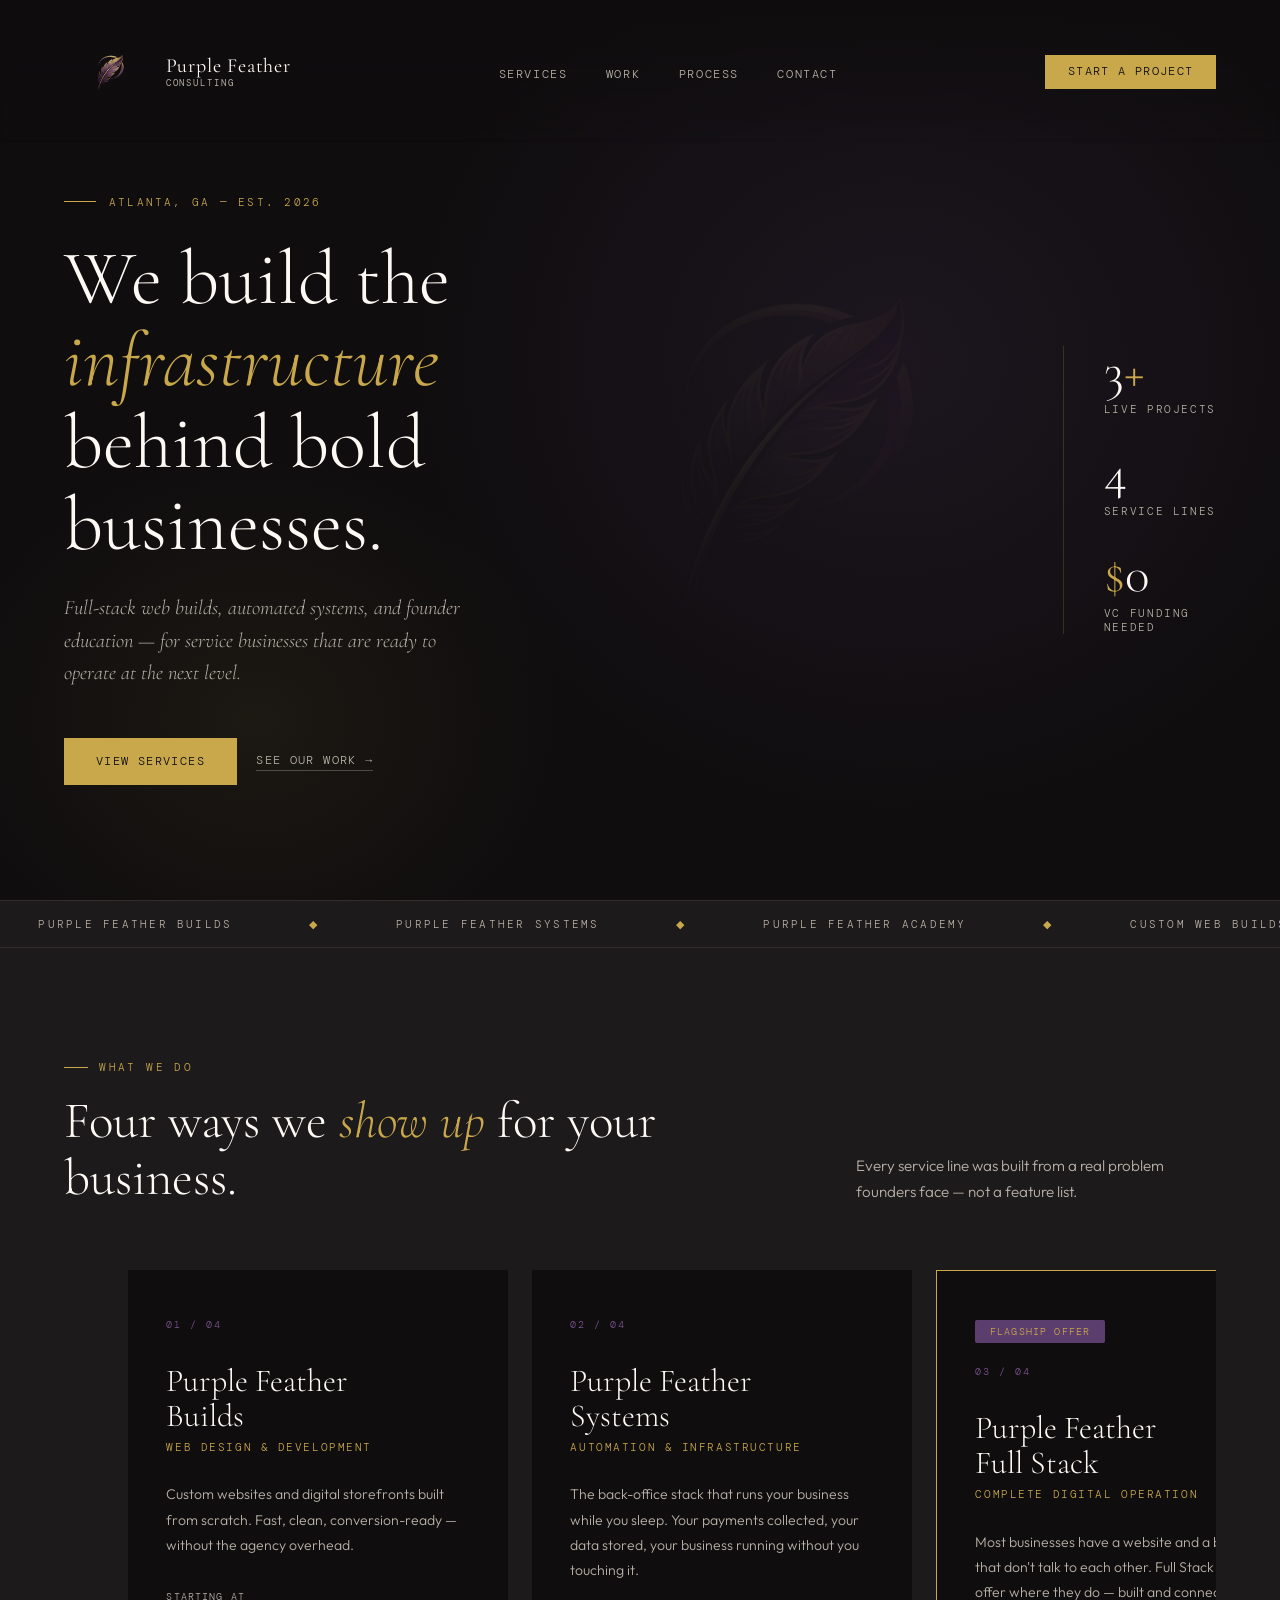
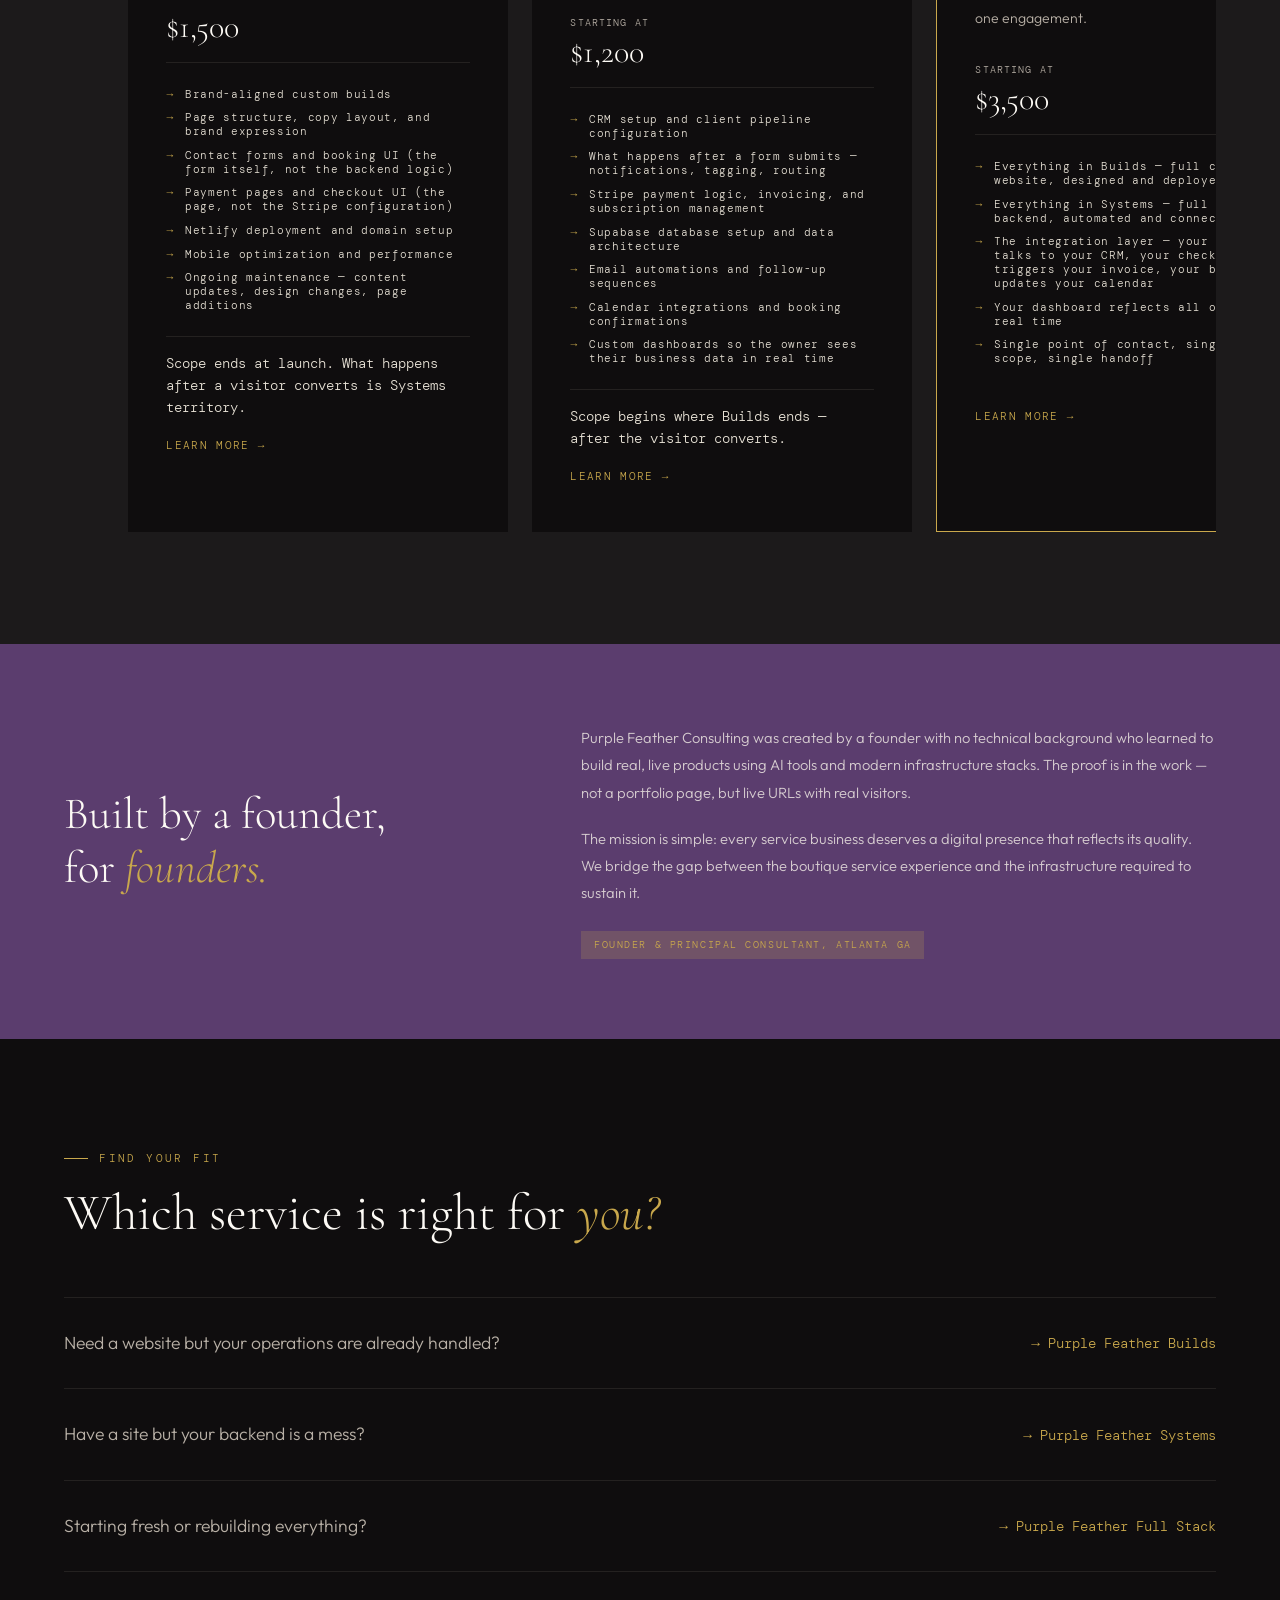
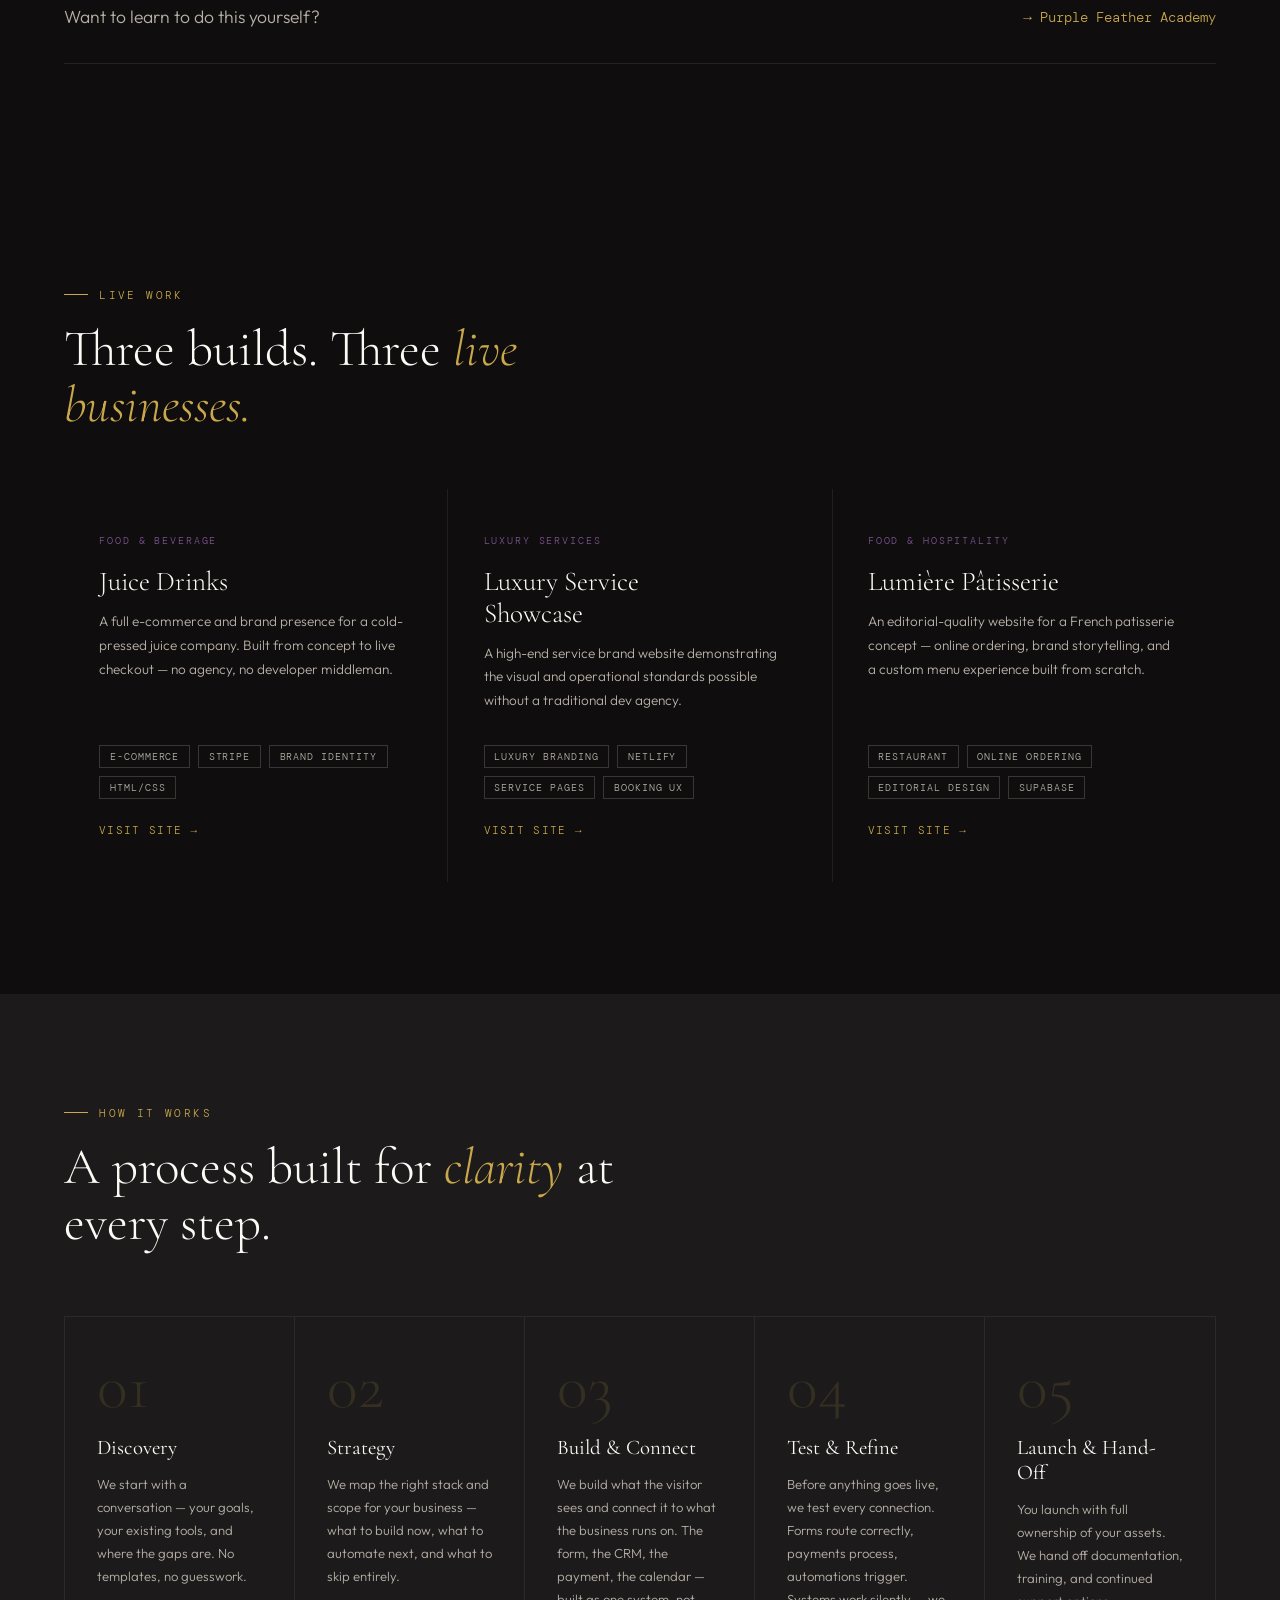
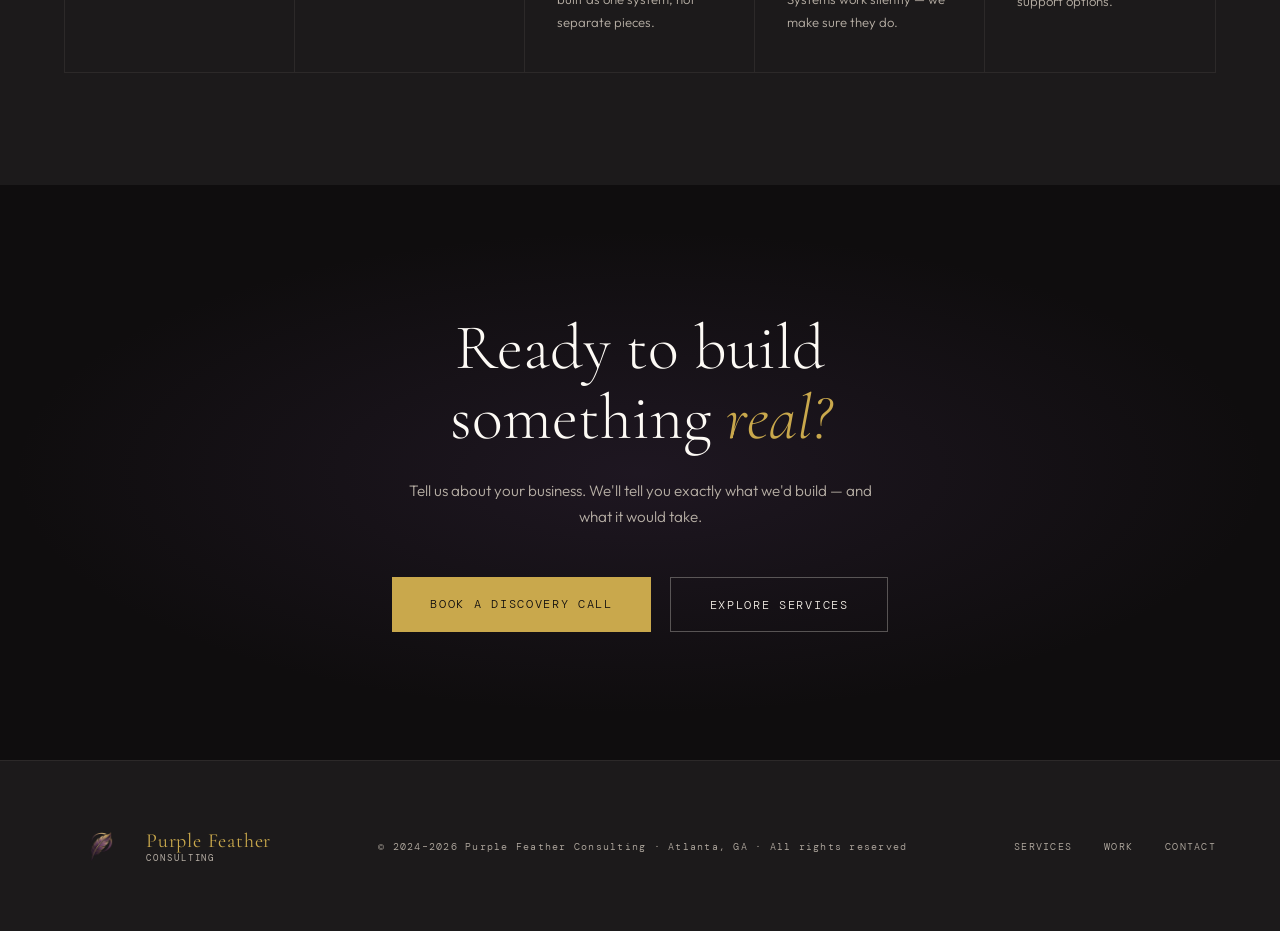
<file: index.html>
<!DOCTYPE html>
<html lang="en">

<head>
  <meta charset="UTF-8" />
  <meta name="viewport" content="width=device-width, initial-scale=1.0" />
  <title>Purple Feather Consulting — We build the infrastructure behind bold businesses</title>
  <meta name="description"
    content="Full-stack web builds, automated systems, and founder education for service businesses ready to operate at the next level. Atlanta-based consulting." />
  <link
    href="https://fonts.googleapis.com/css2?family=Cormorant+Garamond:ital,wght@0,300;0,400;0,600;1,300;1,400&family=DM+Mono:wght@300;400;500&family=Outfit:wght@300;400;500;600&display=swap"
    rel="stylesheet" />
  <link rel="stylesheet" href="styles.css" />
</head>

<body>

  <!-- NAV -->
  <nav>
    <a class="nav-logo" href="#">
      <img src="feather-icon.png" alt="" />
      <span class="logo-text">Purple Feather<small>Consulting</small></span>
    </a>
    <ul class="nav-links">
      <li><a href="#services">Services</a></li>
      <li><a href="#work">Work</a></li>
      <li><a href="#process">Process</a></li>
      <li><a href="#contact">Contact</a></li>
    </ul>
    <a href="#contact" class="nav-cta">Start a Project</a>
    <button class="hamburger" aria-label="Toggle menu">
      <span></span>
      <span></span>
      <span></span>
    </button>
  </nav>

  <!-- MOBILE NAV -->
  <div class="mobile-nav">
    <a href="#services">Services</a>
    <a href="#work">Work</a>
    <a href="#process">Process</a>
    <a href="#contact">Contact</a>
    <a href="#contact" class="mobile-nav-cta">Start a Project</a>
  </div>

  <!-- HERO -->
  <section class="hero">
    <img class="hero-feather-bg" src="feather-icon.png" alt="" aria-hidden="true" />
    <div class="hero-left">
      <p class="hero-eyebrow fade-up">Atlanta, GA — Est. 2026</p>
      <h1 class="hero-headline fade-up delay-1">
        We build the<br><em>infrastructure</em><br>behind bold<br>businesses.
      </h1>
      <p class="hero-tagline fade-up delay-2">
        Full-stack web builds, automated systems, and founder education — for service businesses that are ready to
        operate at the next level.
      </p>
      <div class="hero-actions fade-up delay-3">
        <a href="#services" class="btn-primary">View Services</a>
        <a href="#work" class="btn-ghost">See Our Work →</a>
      </div>
    </div>
    <div class="hero-right fade-up delay-4">
      <div class="hero-stat-block">
        <div class="stat-item">
          <div class="stat-num">3<span>+</span></div>
          <div class="stat-label">Live Projects</div>
        </div>
        <div class="stat-item">
          <div class="stat-num">4</div>
          <div class="stat-label">Service Lines</div>
        </div>
        <div class="stat-item">
          <div class="stat-num"><span>$</span>0</div>
          <div class="stat-label">VC Funding<br>needed</div>
        </div>
      </div>
    </div>
  </section>

  <!-- MARQUEE -->
  <div class="marquee-wrap" aria-hidden="true">
    <div class="marquee-track">
      <span>Purple Feather Builds</span><span class="dot">◆</span>
      <span>Purple Feather Systems</span><span class="dot">◆</span>
      <span>Purple Feather Academy</span><span class="dot">◆</span>
      <span>Custom Web Builds</span><span class="dot">◆</span>
      <span>Automation &amp; Integrations</span><span class="dot">◆</span>
      <span>Founder Education</span><span class="dot">◆</span>
      <span>Atlanta-Based. Remote-Ready.</span><span class="dot">◆</span>
      <span>Purple Feather Builds</span><span class="dot">◆</span>
      <span>Purple Feather Systems</span><span class="dot">◆</span>
      <span>Purple Feather Academy</span><span class="dot">◆</span>
      <span>Custom Web Builds</span><span class="dot">◆</span>
      <span>Automation &amp; Integrations</span><span class="dot">◆</span>
      <span>Founder Education</span><span class="dot">◆</span>
      <span>Atlanta-Based. Remote-Ready.</span><span class="dot">◆</span>
    </div>
  </div>

  <!-- SERVICES -->
  <section class="services" id="services">
    <div class="services-header reveal">
      <div>
        <p class="section-label">What We Do</p>
        <h2 class="section-title">Four ways we <em>show up</em> for your business.</h2>
      </div>
      <p class="services-intro">Every service line was built from a real problem founders face — not a feature list.</p>
    </div>
    <div class="services-grid">
      <div class="service-card reveal reveal-delay-1">
        <p class="service-number">01 / 04</p>
        <h3 class="service-name">Purple Feather<br>Builds</h3>
        <p class="service-sub">Web Design &amp; Development</p>
        <p class="service-desc">Custom websites and digital storefronts built from scratch. Fast, clean,
          conversion-ready — without the agency overhead.</p>
        <div class="service-pricing">
          <p class="service-price-label">Starting at</p>
          <p class="service-price-value">$1,500</p>
        </div>
        <ul class="service-items">
          <li>Brand-aligned custom builds</li>
          <li>Page structure, copy layout, and brand expression</li>
          <li>Contact forms and booking UI (the form itself, not the backend logic)</li>
          <li>Payment pages and checkout UI (the page, not the Stripe configuration)</li>
          <li>Netlify deployment and domain setup</li>
          <li>Mobile optimization and performance</li>
          <li>Ongoing maintenance — content updates, design changes, page additions</li>
        </ul>
        <p class="service-footer-note">Scope ends at launch. What happens after a visitor converts is Systems territory.
        </p>
        <a href="builds.html" class="service-learn-more">Learn More &rarr;</a>
      </div>
      <div class="service-card reveal reveal-delay-2">
        <p class="service-number">02 / 04</p>
        <h3 class="service-name">Purple Feather<br>Systems</h3>
        <p class="service-sub">Automation &amp; Infrastructure</p>
        <p class="service-desc">The back-office stack that runs your business while you sleep. Your payments collected,
          your data stored, your business running without you touching it.</p>
        <div class="service-pricing">
          <p class="service-price-label">Starting at</p>
          <p class="service-price-value">$1,200</p>
        </div>
        <ul class="service-items">
          <li>CRM setup and client pipeline configuration</li>
          <li>What happens after a form submits — notifications, tagging, routing</li>
          <li>Stripe payment logic, invoicing, and subscription management</li>
          <li>Supabase database setup and data architecture</li>
          <li>Email automations and follow-up sequences</li>
          <li>Calendar integrations and booking confirmations</li>
          <li>Custom dashboards so the owner sees their business data in real time</li>
        </ul>
        <p class="service-footer-note">Scope begins where Builds ends — after the visitor converts.</p>
        <a href="systems.html" class="service-learn-more">Learn More &rarr;</a>
      </div>
      <div class="service-card flagship-card reveal reveal-delay-3">
        <span class="flagship-badge">Flagship Offer</span>
        <p class="service-number">03 / 04</p>
        <h3 class="service-name">Purple Feather<br>Full Stack</h3>
        <p class="service-sub">Complete Digital Operation</p>
        <p class="service-desc">Most businesses have a website and a backend that don't talk to each other. Full Stack
          is the offer where they do — built and connected in one engagement.</p>
        <div class="service-pricing">
          <p class="service-price-label">Starting at</p>
          <p class="service-price-value">$3,500</p>
        </div>
        <ul class="service-items">
          <li>Everything in Builds — full custom website, designed and deployed</li>
          <li>Everything in Systems — full backend, automated and connected</li>
          <li>The integration layer — your form talks to your CRM, your checkout triggers your invoice, your booking
            updates your calendar</li>
          <li>Your dashboard reflects all of it in real time</li>
          <li>Single point of contact, single scope, single handoff</li>
        </ul>
        <a href="fullstack.html" class="service-learn-more" style="margin-top: 2.7rem;">Learn More &rarr;</a>
      </div>
      <div class="service-card reveal reveal-delay-1">
        <p class="service-number">04 / 04</p>
        <h3 class="service-name">Purple Feather<br>Academy</h3>
        <p class="service-sub">Founder Education &amp; Coaching</p>
        <span class="coming-soon-badge">🚧 Launching Soon</span>
        <p class="service-desc">Teaching founders to use AI and no-code tools to build and maintain their own digital
          infrastructure — without depending on developers.</p>
        <div class="service-pricing">
          <p class="service-price-label">Starting at</p>
          <p class="service-price-value">$197 / session</p>
        </div>
        <ul class="service-items">
          <li>1:1 build-with-me sessions</li>
          <li>AI toolkit for non-technical founders</li>
          <li>Website ownership training</li>
          <li>Templates and resource library</li>
          <li>Community access</li>
        </ul>
      </div>
    </div>
  </section>

  <!-- ABOUT STRIP -->
  <div class="about-strip">
    <div class="reveal">
      <h2 class="about-heading">Built by a founder,<br>for <em>founders.</em></h2>
    </div>
    <div class="about-body reveal reveal-delay-1">
      <p>Purple Feather Consulting was created by a founder with no technical background who learned to build real, live
        products using AI tools and modern infrastructure stacks. The proof is in the work — not a portfolio page, but
        live URLs with real visitors.</p>
      <p>The mission is simple: every service business deserves a digital presence that reflects its quality. We bridge
        the gap between the boutique service experience and the infrastructure required to sustain it.</p>
      <span class="about-tag">Founder &amp; Principal Consultant, Atlanta GA</span>
    </div>
  </div>

  <!-- FIND YOUR FIT -->
  <section class="fit-section" id="fit">
    <div class="reveal">
      <p class="section-label">Find Your Fit</p>
      <h2 class="section-title">Which service is right for <em>you?</em></h2>
    </div>
    <div class="fit-grid reveal reveal-delay-1">
      <div class="fit-row">
        <p class="fit-q">Need a website but your operations are already handled?</p>
        <span class="fit-a">→ Purple Feather Builds</span>
      </div>
      <div class="fit-row">
        <p class="fit-q">Have a site but your backend is a mess?</p>
        <span class="fit-a">→ Purple Feather Systems</span>
      </div>
      <div class="fit-row">
        <p class="fit-q">Starting fresh or rebuilding everything?</p>
        <span class="fit-a">→ Purple Feather Full Stack</span>
      </div>
      <div class="fit-row">
        <p class="fit-q">Want to learn to do this yourself?</p>
        <span class="fit-a">→ Purple Feather Academy</span>
      </div>
    </div>
  </section>

  <!-- CASE STUDIES -->
  <section class="case-studies" id="work">
    <div class="case-studies-header reveal">
      <p class="section-label">Live Work</p>
      <h2 class="section-title">Three builds. Three <em>live businesses.</em></h2>
    </div>
    <div class="case-grid">
      <a class="case-card reveal reveal-delay-1" href="https://juicedrinks.biz" target="_blank" rel="noopener">
        <p class="case-industry">Food &amp; Beverage</p>
        <h3 class="case-title">Juice Drinks</h3>
        <p class="case-desc">A full e-commerce and brand presence for a cold-pressed juice company. Built from concept
          to live checkout — no agency, no developer middleman.</p>
        <div class="case-tags">
          <span class="tag">E-Commerce</span>
          <span class="tag">Stripe</span>
          <span class="tag">Brand Identity</span>
          <span class="tag">HTML/CSS</span>
        </div>
        <span class="case-link">Visit Site →</span>
      </a>
      <a class="case-card reveal reveal-delay-2" href="https://luxury-service-website.netlify.app" target="_blank"
        rel="noopener">
        <p class="case-industry">Luxury Services</p>
        <h3 class="case-title">Luxury Service<br>Showcase</h3>
        <p class="case-desc">A high-end service brand website demonstrating the visual and operational standards
          possible without a traditional dev agency.</p>
        <div class="case-tags">
          <span class="tag">Luxury Branding</span>
          <span class="tag">Netlify</span>
          <span class="tag">Service Pages</span>
          <span class="tag">Booking UX</span>
        </div>
        <span class="case-link">Visit Site →</span>
      </a>
      <a class="case-card reveal reveal-delay-3" href="https://sprightly-cobbler-c13e40.netlify.app" target="_blank"
        rel="noopener">
        <p class="case-industry">Food &amp; Hospitality</p>
        <h3 class="case-title">Lumière Pâtisserie</h3>
        <p class="case-desc">An editorial-quality website for a French patisserie concept — online ordering, brand
          storytelling, and a custom menu experience built from scratch.</p>
        <div class="case-tags">
          <span class="tag">Restaurant</span>
          <span class="tag">Online Ordering</span>
          <span class="tag">Editorial Design</span>
          <span class="tag">Supabase</span>
        </div>
        <span class="case-link">Visit Site →</span>
      </a>
    </div>
  </section>

  <!-- PROCESS -->
  <section class="process" id="process">
    <div class="reveal">
      <p class="section-label">How It Works</p>
      <h2 class="section-title">A process built for <em>clarity</em> at every step.</h2>
    </div>
    <div class="process-grid">
      <div class="process-step reveal reveal-delay-1">
        <div class="step-num">01</div>
        <h3 class="step-title">Discovery</h3>
        <p class="step-desc">We start with a conversation — your goals, your existing tools, and where the gaps are. No
          templates, no guesswork.</p>
      </div>
      <div class="process-step reveal reveal-delay-2">
        <div class="step-num">02</div>
        <h3 class="step-title">Strategy</h3>
        <p class="step-desc">We map the right stack and scope for your business — what to build now, what to automate
          next, and what to skip entirely.</p>
      </div>
      <div class="process-step reveal reveal-delay-1">
        <div class="step-num">03</div>
        <h3 class="step-title">Build &amp; Connect</h3>
        <p class="step-desc">We build what the visitor sees and connect it to what the business runs on. The form, the
          CRM, the payment, the calendar — built as one system, not separate pieces.</p>
      </div>
      <div class="process-step reveal reveal-delay-2">
        <div class="step-num">04</div>
        <h3 class="step-title">Test &amp; Refine</h3>
        <p class="step-desc">Before anything goes live, we test every connection. Forms route correctly, payments
          process, automations trigger. Systems work silently — we make sure they do.</p>
      </div>
      <div class="process-step reveal reveal-delay-3">
        <div class="step-num">05</div>
        <h3 class="step-title">Launch &amp; Hand-Off</h3>
        <p class="step-desc">You launch with full ownership of your assets. We hand off documentation, training, and
          continued support options.</p>
      </div>
    </div>
  </section>

  <!-- CTA -->
  <section class="cta-section" id="contact">
    <div class="cta-float cta-float-1"></div>
    <div class="cta-float cta-float-2"></div>
    <div class="cta-float cta-float-3"></div>
    <h2 class="cta-title reveal">Ready to build<br>something <em>real?</em></h2>
    <p class="cta-sub reveal reveal-delay-1">Tell us about your business. We'll tell you exactly what we'd build — and
      what it would take.</p>
    <div class="cta-actions reveal reveal-delay-2">
      <a href="mailto:hello@purplefeatherconsulting.com" class="btn-large">Book a Discovery Call</a>
      <a href="#services" class="btn-large-ghost">Explore Services</a>
    </div>
  </section>

  <!-- FOOTER -->
  <footer>
    <div class="footer-brand">
      <img src="feather-icon.png" alt="" />
      <span class="logo-text">Purple Feather<small>Consulting</small></span>
    </div>
    <div class="footer-copy">© 2024–2026 Purple Feather Consulting · Atlanta, GA · All rights reserved</div>
    <div class="footer-links">
      <a href="#services">Services</a>
      <a href="#work">Work</a>
      <a href="#contact">Contact</a>
    </div>
  </footer>

  <script src="script.js"></script>

</body>

</html>
</file>
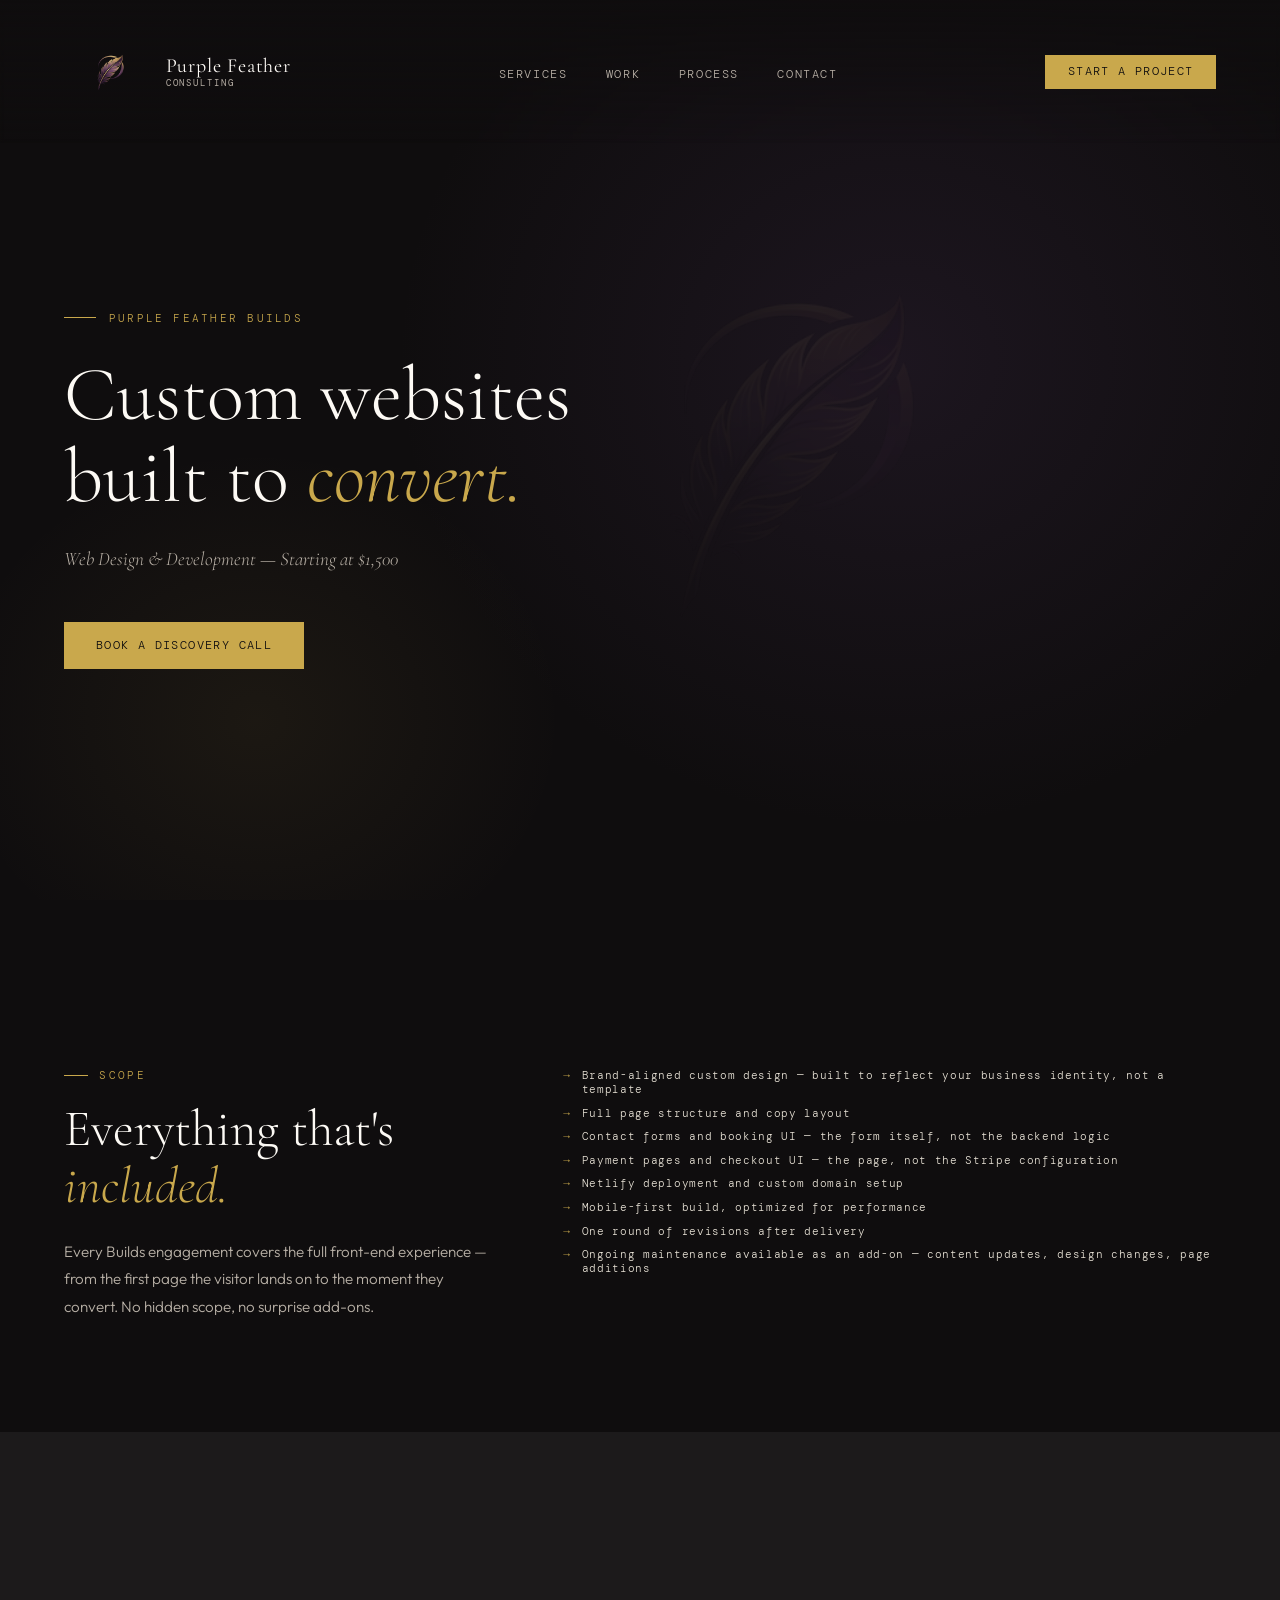
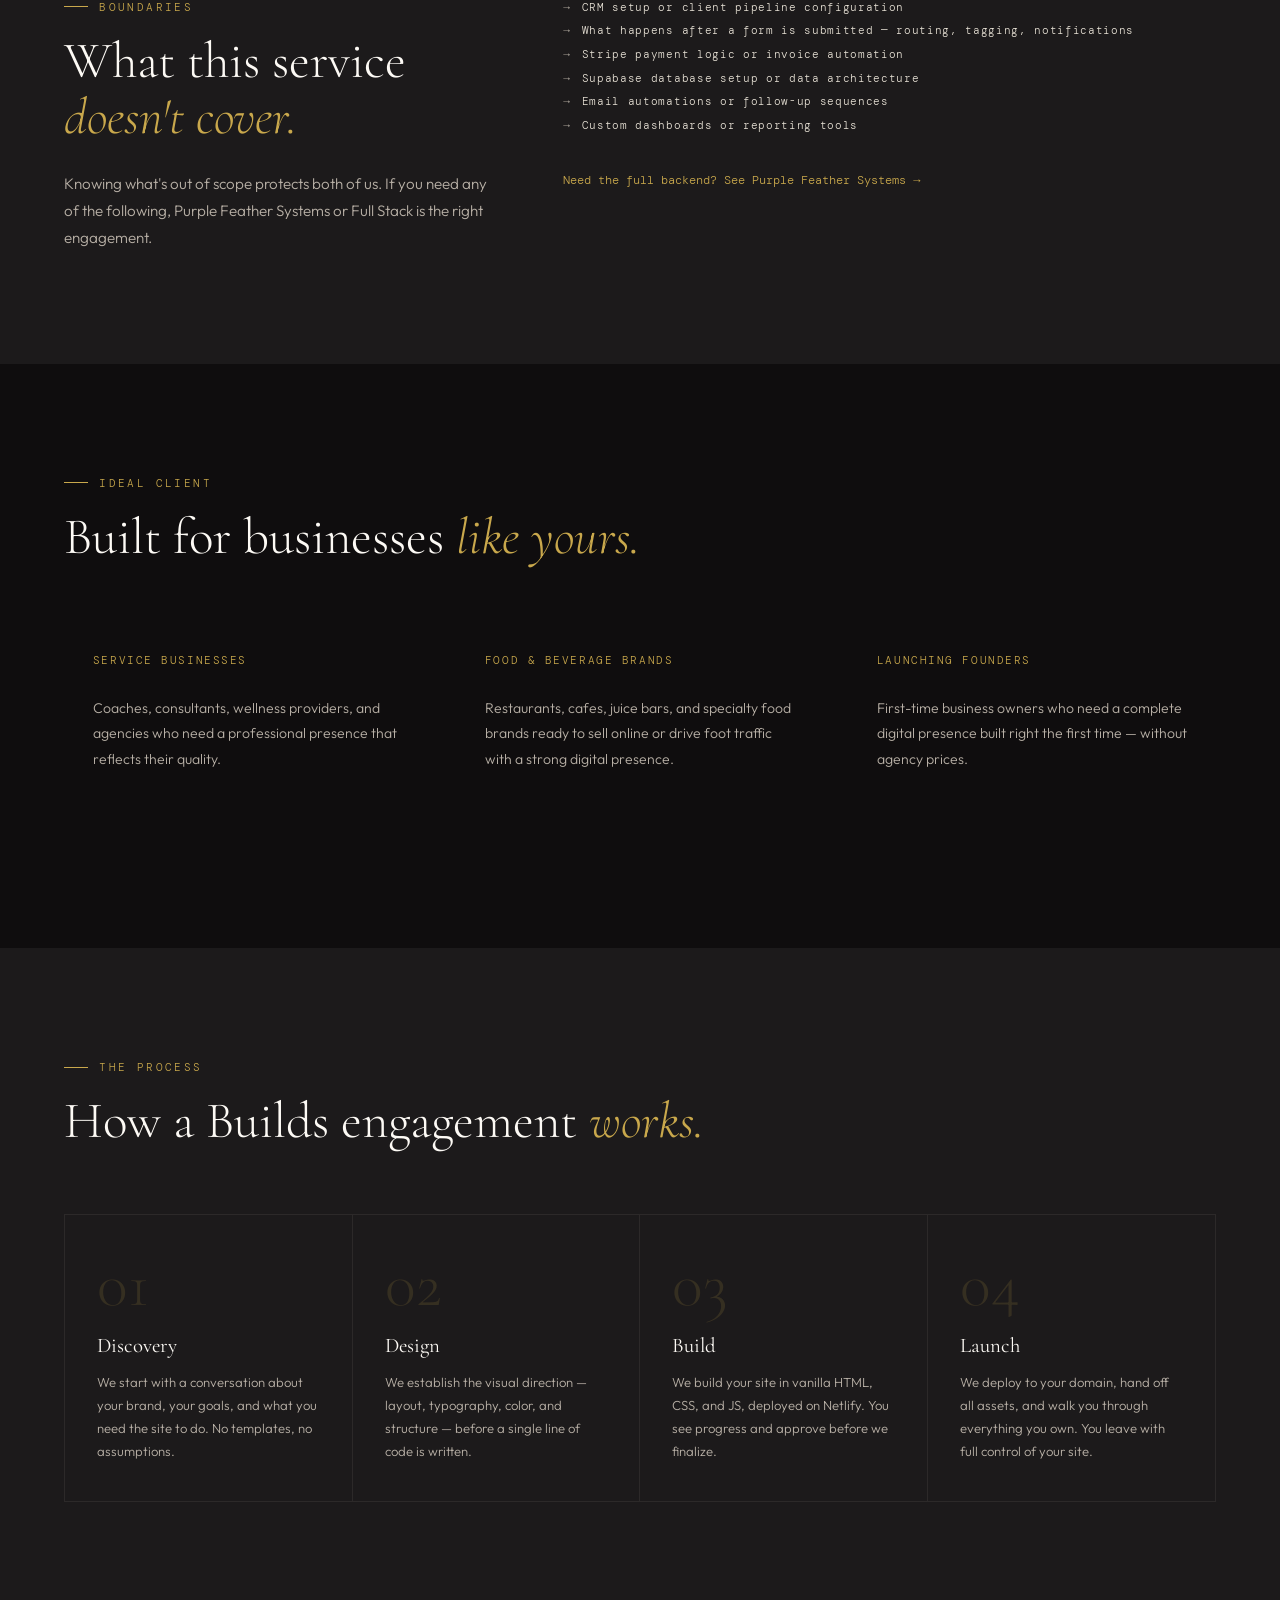
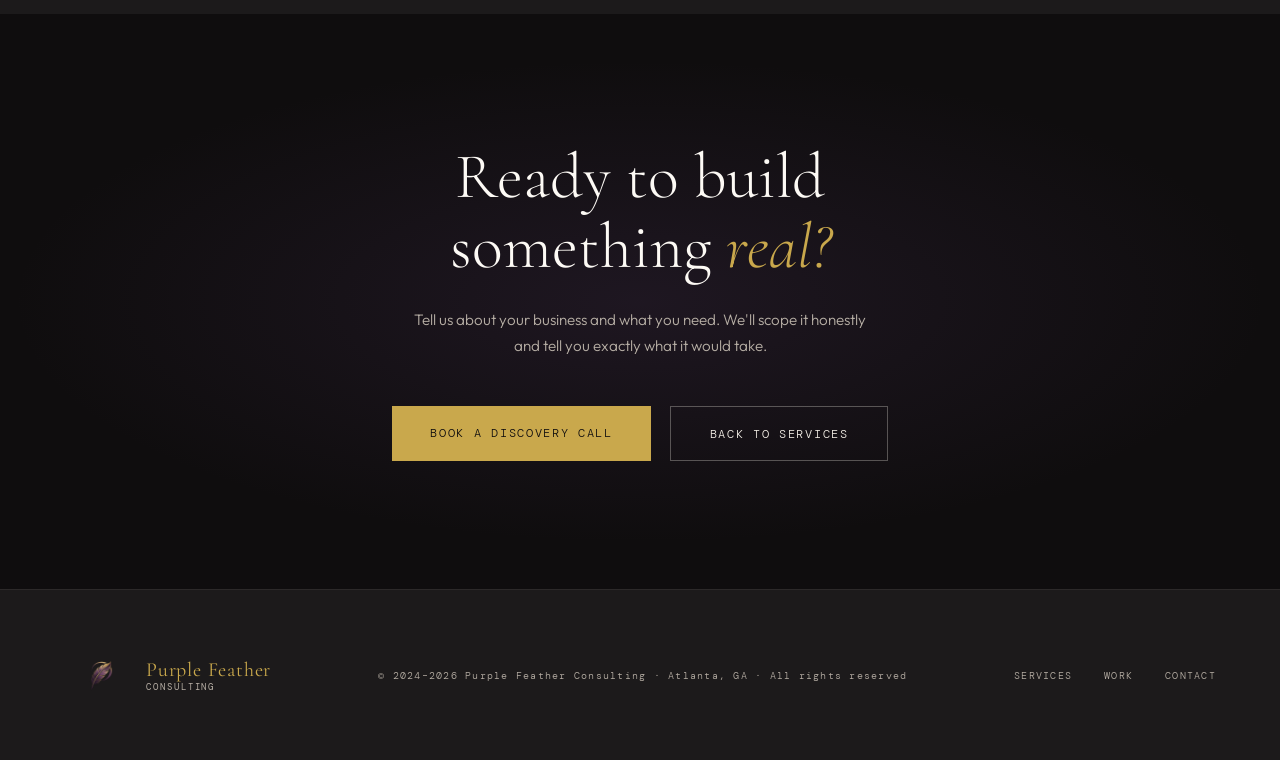
<file: builds.html>
<!DOCTYPE html>
<html lang="en">

<head>
    <meta charset="UTF-8" />
    <meta name="viewport" content="width=device-width, initial-scale=1.0" />
    <title>Purple Feather Consulting — Custom websites built to convert</title>
    <meta name="description"
        content="Every Builds engagement covers the full front-end experience — from the first page the visitor lands on to the moment they convert." />
    <link
        href="https://fonts.googleapis.com/css2?family=Cormorant+Garamond:ital,wght@0,300;0,400;0,600;1,300;1,400&family=DM+Mono:wght@300;400;500&family=Outfit:wght@300;400;500;600&display=swap"
        rel="stylesheet" />
    <link rel="stylesheet" href="styles.css" />
</head>

<body>

    <!-- NAV -->
    <nav>
        <a class="nav-logo" href="index.html">
            <img src="feather-icon.png" alt="" />
            <span class="logo-text">Purple Feather<small>Consulting</small></span>
        </a>
        <ul class="nav-links">
            <li><a href="index.html#services">Services</a></li>
            <li><a href="index.html#work">Work</a></li>
            <li><a href="index.html#process">Process</a></li>
            <li><a href="index.html#contact">Contact</a></li>
        </ul>
        <a href="mailto:hello@purplefeatherconsulting.com" class="nav-cta">Start a Project</a>
        <button class="hamburger" aria-label="Toggle menu">
            <span></span>
            <span></span>
            <span></span>
        </button>
    </nav>

    <!-- MOBILE NAV -->
    <div class="mobile-nav">
        <a href="index.html#services">Services</a>
        <a href="index.html#work">Work</a>
        <a href="index.html#process">Process</a>
        <a href="index.html#contact">Contact</a>
        <a href="mailto:hello@purplefeatherconsulting.com" class="mobile-nav-cta">Start a Project</a>
    </div>

    <!-- HERO -->
    <section class="hero" style="background: var(--ink);">
        <img class="hero-feather-bg" src="feather-icon.png" alt="" aria-hidden="true" />
        <div class="hero-left">
            <p class="hero-eyebrow fade-up">Purple Feather Builds</p>
            <h1 class="hero-headline fade-up delay-1">
                Custom websites built to <em>convert.</em>
            </h1>
            <p class="hero-tagline fade-up delay-2" style="font-size: 1.2rem;">
                Web Design & Development — Starting at $1,500
            </p>
            <div class="hero-actions fade-up delay-3">
                <a href="mailto:hello@purplefeatherconsulting.com" class="btn-primary">Book a Discovery Call</a>
            </div>
        </div>
        <div class="hero-right fade-up delay-4">
        </div>
    </section>

    <!-- SCOPE -->
    <section class="scope-section" style="background: var(--ink);">
        <div class="two-col-layout reveal">
            <div class="col-left">
                <p class="section-label">Scope</p>
                <h2 class="section-title">Everything that's <em>included.</em></h2>
                <p class="intro-p">
                    Every Builds engagement covers the full front-end experience — from the first page the visitor lands
                    on to the moment they convert. No hidden scope, no surprise add-ons.
                </p>
            </div>
            <div class="col-right">
                <ul class="service-items">
                    <li>Brand-aligned custom design — built to reflect your business identity, not a template</li>
                    <li>Full page structure and copy layout</li>
                    <li>Contact forms and booking UI — the form itself, not the backend logic</li>
                    <li>Payment pages and checkout UI — the page, not the Stripe configuration</li>
                    <li>Netlify deployment and custom domain setup</li>
                    <li>Mobile-first build, optimized for performance</li>
                    <li>One round of revisions after delivery</li>
                    <li>Ongoing maintenance available as an add-on — content updates, design changes, page additions
                    </li>
                </ul>
            </div>
        </div>
    </section>

    <!-- BOUNDARIES -->
    <section class="boundaries-section" style="background: var(--ink-soft);">
        <div class="two-col-layout reveal">
            <div class="col-left">
                <p class="section-label">Boundaries</p>
                <h2 class="section-title">What this service <em>doesn't cover.</em></h2>
                <p class="intro-p">
                    Knowing what's out of scope protects both of us. If you need any of the following, Purple Feather
                    Systems or Full Stack is the right engagement.
                </p>
            </div>
            <div class="col-right">
                <ul class="service-items mist-arrows">
                    <li>CRM setup or client pipeline configuration</li>
                    <li>What happens after a form is submitted — routing, tagging, notifications</li>
                    <li>Stripe payment logic or invoice automation</li>
                    <li>Supabase database setup or data architecture</li>
                    <li>Email automations or follow-up sequences</li>
                    <li>Custom dashboards or reporting tools</li>
                </ul>
                <a href="systems.html" class="text-link">Need the full backend? See Purple Feather Systems →</a>
            </div>
        </div>
    </section>

    <!-- IDEAL CLIENT -->
    <section class="ideal-client" style="background: var(--ink);">
        <div class="reveal">
            <p class="section-label">Ideal Client</p>
            <h2 class="section-title">Built for businesses <em>like yours.</em></h2>
        </div>
        <div class="three-col-grid reveal reveal-delay-1">
            <div class="service-card">
                <p class="service-sub">Service Businesses</p>
                <p class="service-desc">Coaches, consultants, wellness providers, and agencies who need a professional
                    presence that reflects their quality.</p>
            </div>
            <div class="service-card">
                <p class="service-sub">Food &amp; Beverage Brands</p>
                <p class="service-desc">Restaurants, cafes, juice bars, and specialty food brands ready to sell online
                    or drive foot traffic with a strong digital presence.</p>
            </div>
            <div class="service-card">
                <p class="service-sub">Launching Founders</p>
                <p class="service-desc">First-time business owners who need a complete digital presence built right the
                    first time — without agency prices.</p>
            </div>
        </div>
    </section>

    <!-- THE PROCESS -->
    <section class="process" style="background: var(--ink-soft);">
        <div class="reveal">
            <p class="section-label">The Process</p>
            <h2 class="section-title">How a Builds engagement <em>works.</em></h2>
        </div>
        <div class="process-grid-4">
            <div class="process-step reveal reveal-delay-1">
                <div class="step-num">01</div>
                <h3 class="step-title">Discovery</h3>
                <p class="step-desc">We start with a conversation about your brand, your goals, and what you need the
                    site to do. No templates, no assumptions.</p>
            </div>
            <div class="process-step reveal reveal-delay-2">
                <div class="step-num">02</div>
                <h3 class="step-title">Design</h3>
                <p class="step-desc">We establish the visual direction — layout, typography, color, and structure —
                    before a single line of code is written.</p>
            </div>
            <div class="process-step reveal reveal-delay-1">
                <div class="step-num">03</div>
                <h3 class="step-title">Build</h3>
                <p class="step-desc">We build your site in vanilla HTML, CSS, and JS, deployed on Netlify. You see
                    progress and approve before we finalize.</p>
            </div>
            <div class="process-step reveal reveal-delay-2">
                <div class="step-num">04</div>
                <h3 class="step-title">Launch</h3>
                <p class="step-desc">We deploy to your domain, hand off all assets, and walk you through everything you
                    own. You leave with full control of your site.</p>
            </div>
        </div>
    </section>

    <!-- CTA -->
    <section class="cta-section" id="contact">
        <div class="cta-float cta-float-1"></div>
        <div class="cta-float cta-float-2"></div>
        <div class="cta-float cta-float-3"></div>
        <h2 class="cta-title reveal">Ready to build<br>something <em>real?</em></h2>
        <p class="cta-sub reveal reveal-delay-1">Tell us about your business and what you need. We'll scope it honestly
            and tell you exactly what it would take.</p>
        <div class="cta-actions reveal reveal-delay-2">
            <a href="mailto:hello@purplefeatherconsulting.com" class="btn-large">Book a Discovery Call</a>
            <a href="index.html#services" class="btn-large-ghost">Back to Services</a>
        </div>
    </section>

    <!-- FOOTER -->
    <footer>
        <div class="footer-brand">
            <img src="feather-icon.png" alt="" />
            <span class="logo-text">Purple Feather<small>Consulting</small></span>
        </div>
        <div class="footer-copy">© 2024–2026 Purple Feather Consulting · Atlanta, GA · All rights reserved</div>
        <div class="footer-links">
            <a href="index.html#services">Services</a>
            <a href="index.html#work">Work</a>
            <a href="index.html#contact">Contact</a>
        </div>
    </footer>

    <script src="script.js"></script>

</body>

</html>
</file>
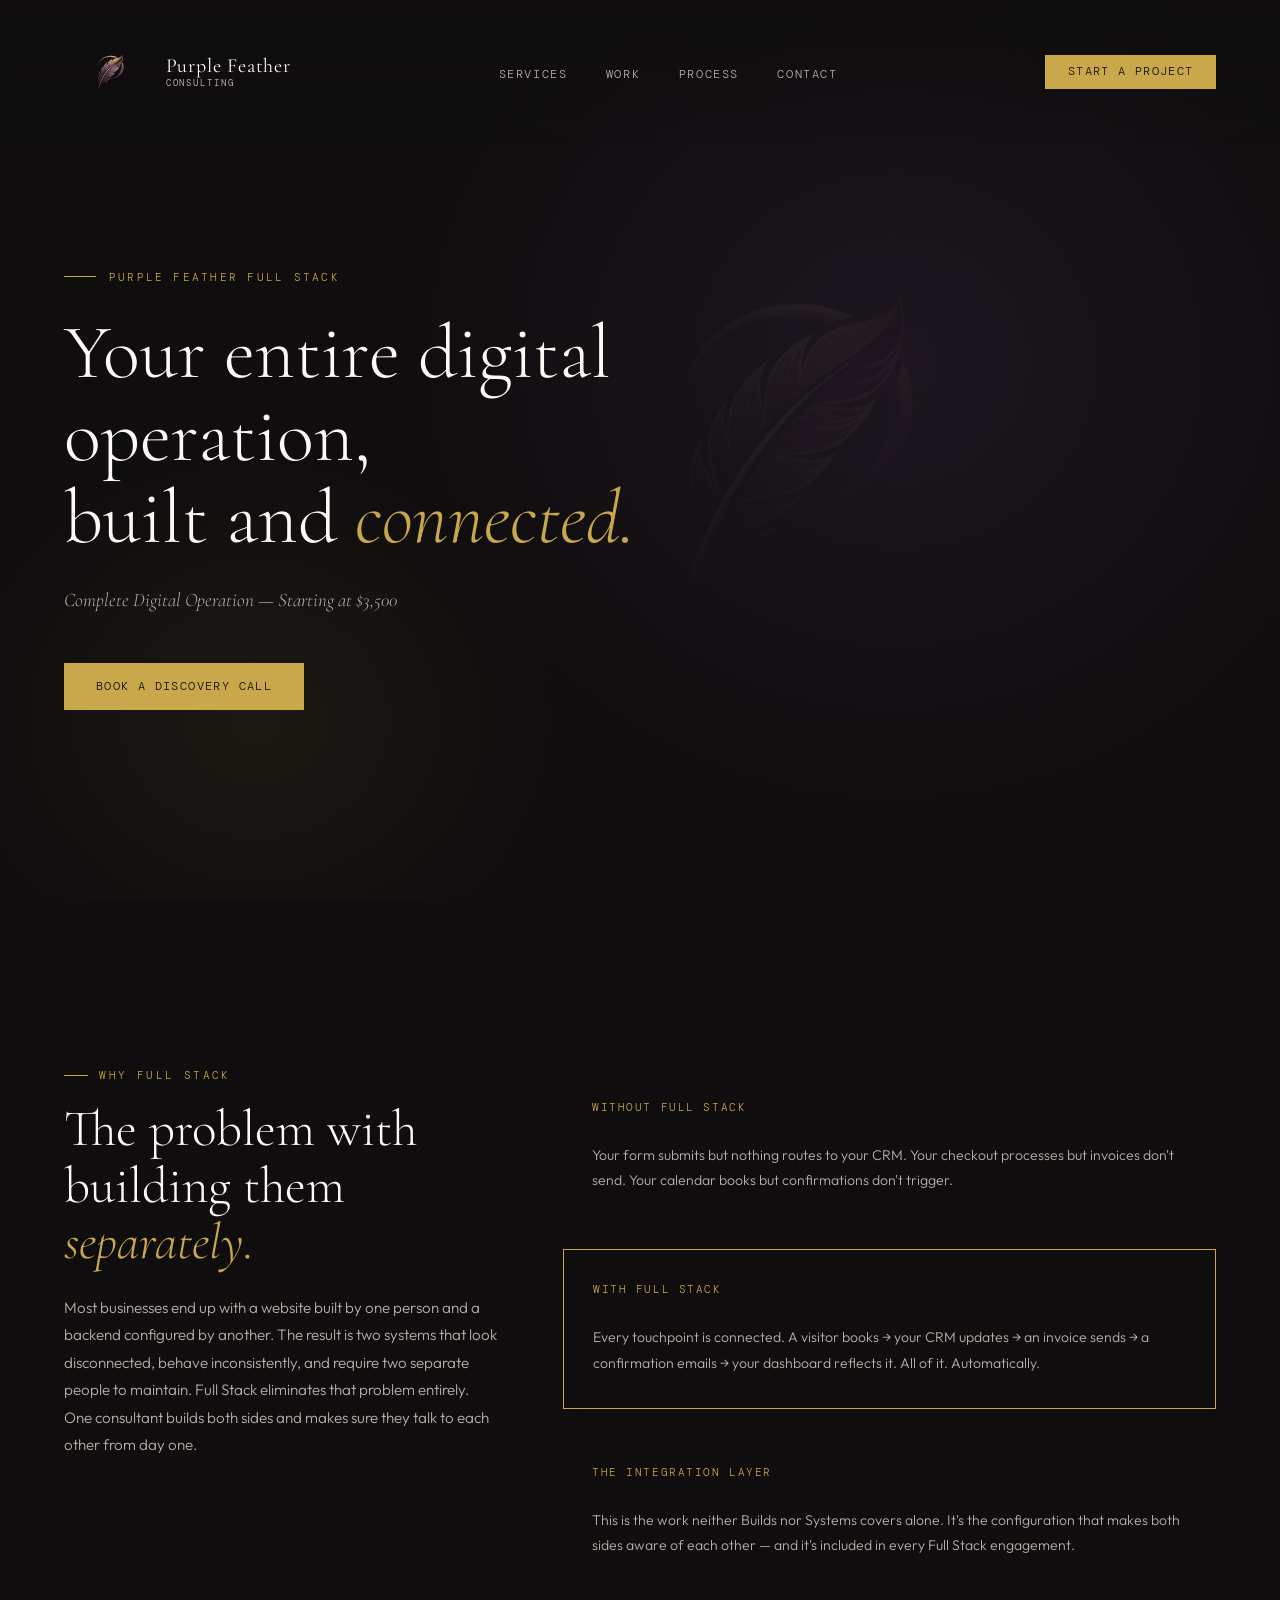
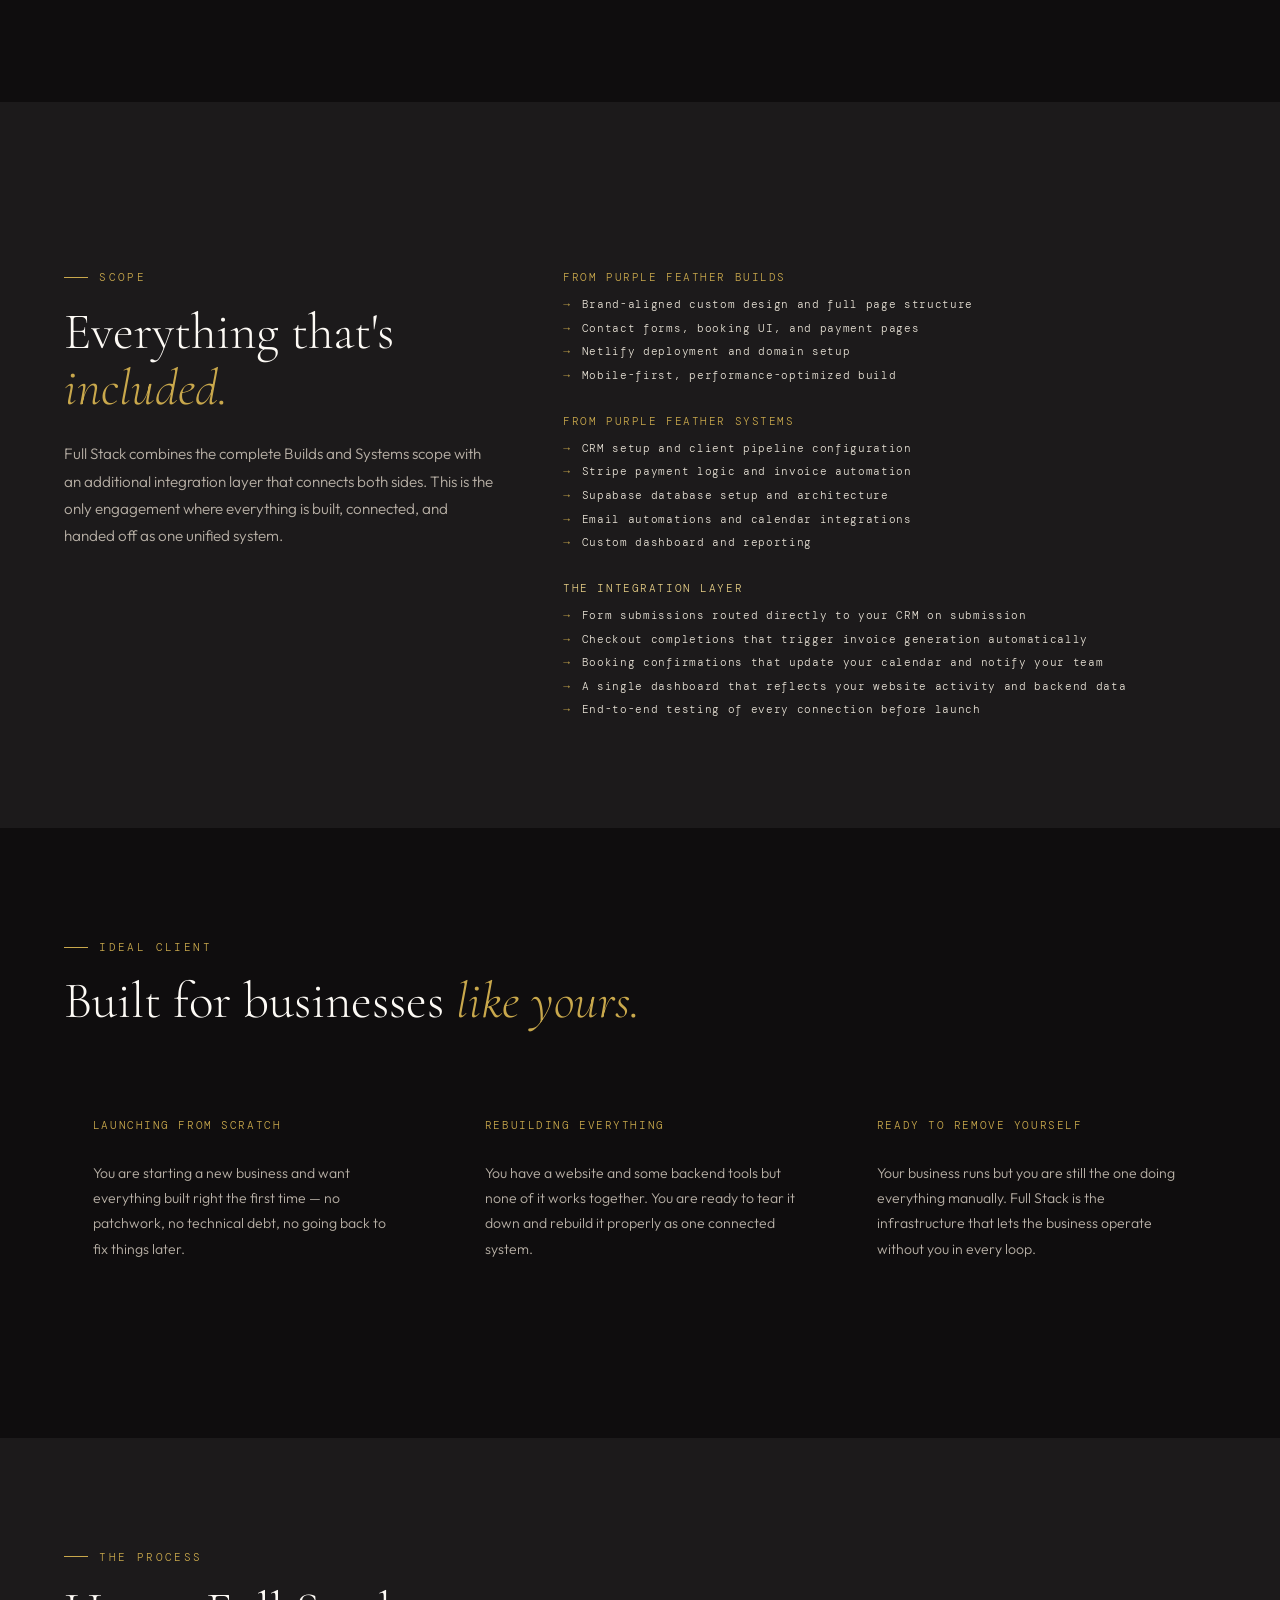
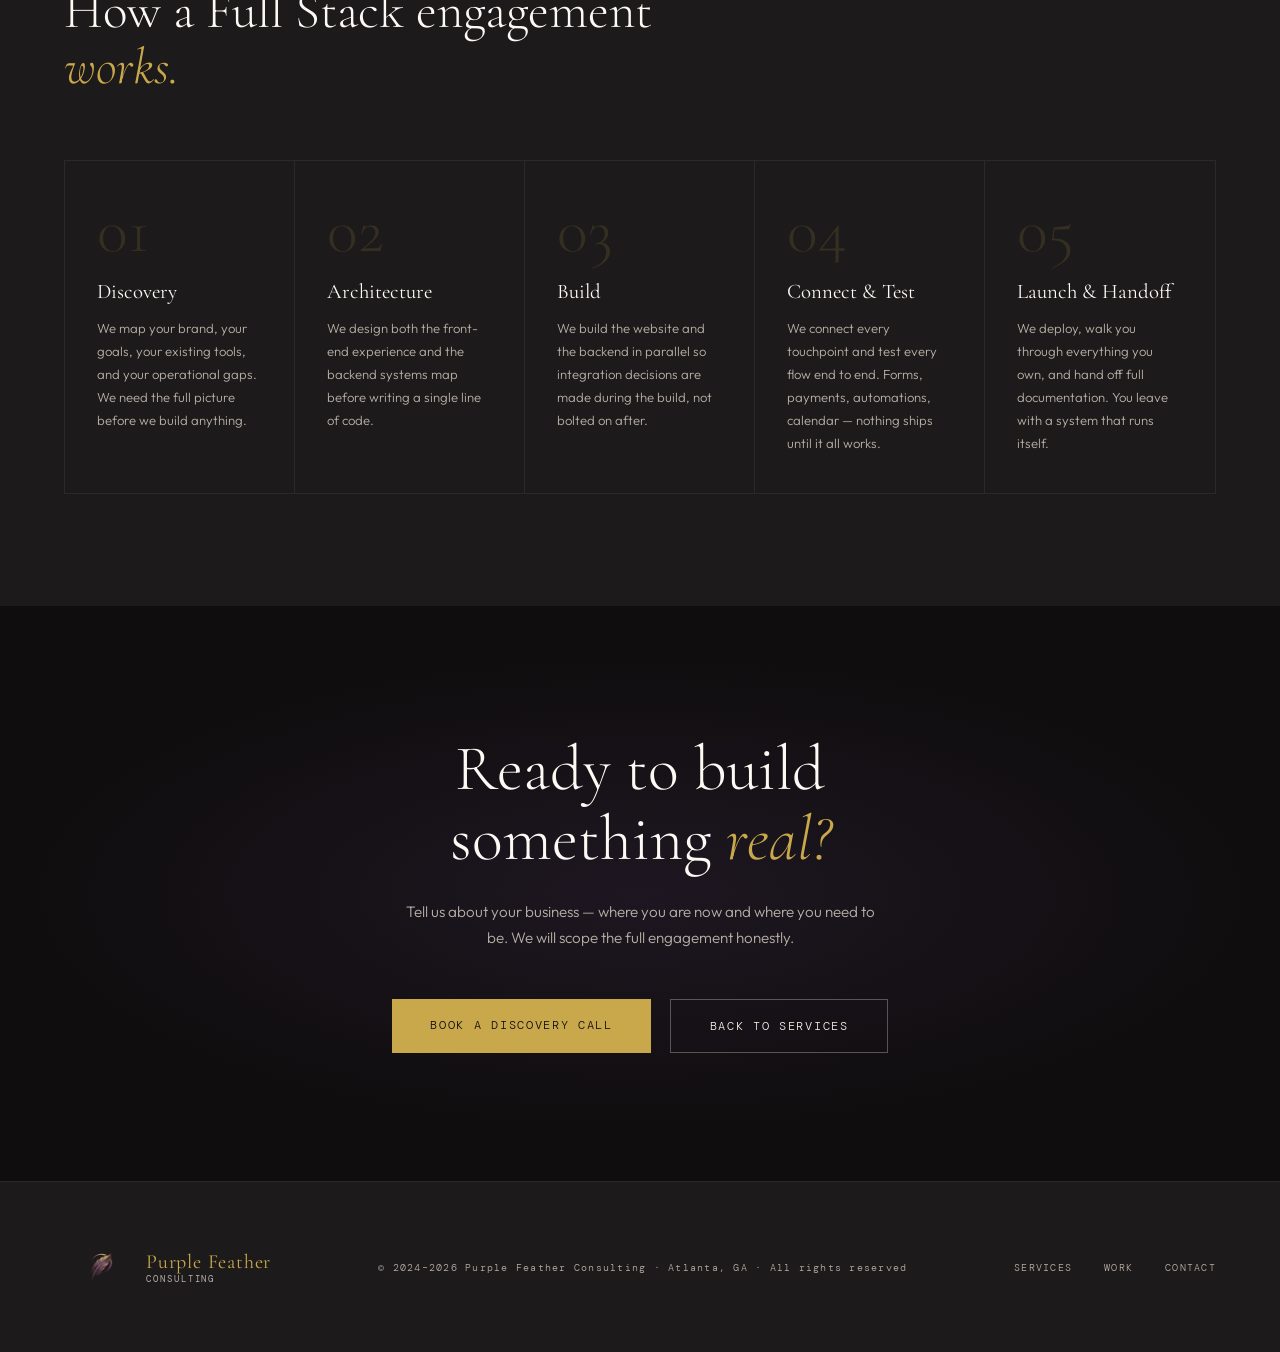
<file: fullstack.html>
<!DOCTYPE html>
<html lang="en">

<head>
    <meta charset="UTF-8" />
    <meta name="viewport" content="width=device-width, initial-scale=1.0" />
    <title>Purple Feather Consulting — Your entire digital operation, built and connected</title>
    <meta name="description"
        content="Full Stack combines the complete Builds and Systems scope with an additional integration layer that connects both sides." />
    <link
        href="https://fonts.googleapis.com/css2?family=Cormorant+Garamond:ital,wght@0,300;0,400;0,600;1,300;1,400&family=DM+Mono:wght@300;400;500&family=Outfit:wght@300;400;500;600&display=swap"
        rel="stylesheet" />
    <link rel="stylesheet" href="styles.css" />
</head>

<body>

    <!-- NAV -->
    <nav>
        <a class="nav-logo" href="index.html">
            <img src="feather-icon.png" alt="" />
            <span class="logo-text">Purple Feather<small>Consulting</small></span>
        </a>
        <ul class="nav-links">
            <li><a href="index.html#services">Services</a></li>
            <li><a href="index.html#work">Work</a></li>
            <li><a href="index.html#process">Process</a></li>
            <li><a href="index.html#contact">Contact</a></li>
        </ul>
        <a href="mailto:hello@purplefeatherconsulting.com" class="nav-cta">Start a Project</a>
        <button class="hamburger" aria-label="Toggle menu">
            <span></span>
            <span></span>
            <span></span>
        </button>
    </nav>

    <!-- MOBILE NAV -->
    <div class="mobile-nav">
        <a href="index.html#services">Services</a>
        <a href="index.html#work">Work</a>
        <a href="index.html#process">Process</a>
        <a href="index.html#contact">Contact</a>
        <a href="mailto:hello@purplefeatherconsulting.com" class="mobile-nav-cta">Start a Project</a>
    </div>

    <!-- HERO -->
    <section class="hero" style="background: var(--ink);">
        <img class="hero-feather-bg" src="feather-icon.png" alt="" aria-hidden="true" />
        <div class="hero-left">
            <p class="hero-eyebrow fade-up">Purple Feather Full Stack</p>
            <h1 class="hero-headline fade-up delay-1">
                Your entire digital operation,<br>built and <em>connected.</em>
            </h1>
            <p class="hero-tagline fade-up delay-2" style="font-size: 1.2rem;">
                Complete Digital Operation — Starting at $3,500
            </p>
            <div class="hero-actions fade-up delay-3">
                <a href="mailto:hello@purplefeatherconsulting.com" class="btn-primary">Book a Discovery Call</a>
            </div>
        </div>
        <div class="hero-right fade-up delay-4">
        </div>
    </section>

    <!-- WHY FULL STACK -->
    <section class="integration-story-section" style="background: var(--ink);">
        <div class="two-col-layout reveal">
            <div class="col-left">
                <p class="section-label">Why Full Stack</p>
                <h2 class="section-title">The problem with building them <em>separately.</em></h2>
                <p class="intro-p">
                    Most businesses end up with a website built by one person and a backend configured by another. The
                    result is two systems that look disconnected, behave inconsistently, and require two separate people
                    to maintain. Full Stack eliminates that problem entirely. One consultant builds both sides and makes
                    sure they talk to each other from day one.
                </p>
            </div>
            <div class="col-right" style="display: flex; flex-direction: column; gap: 1.5rem;">
                <div class="service-card" style="padding: 2rem 1.8rem; flex: auto; width: 100%;">
                    <p class="service-sub">Without Full Stack</p>
                    <p class="service-desc" style="margin-bottom: 0;">Your form submits but nothing routes to your CRM.
                        Your checkout processes but invoices don't send. Your calendar books but confirmations don't
                        trigger.</p>
                </div>
                <div class="service-card"
                    style="padding: 2rem 1.8rem; flex: auto; width: 100%; border: 1px solid var(--gold);">
                    <p class="service-sub">With Full Stack</p>
                    <p class="service-desc" style="margin-bottom: 0;">Every touchpoint is connected. A visitor books →
                        your CRM updates → an invoice sends → a confirmation emails → your dashboard reflects it. All of
                        it. Automatically.</p>
                </div>
                <div class="service-card" style="padding: 2rem 1.8rem; flex: auto; width: 100%;">
                    <p class="service-sub">The Integration Layer</p>
                    <p class="service-desc" style="margin-bottom: 0;">This is the work neither Builds nor Systems covers
                        alone. It's the configuration that makes both sides aware of each other — and it's included in
                        every Full Stack engagement.</p>
                </div>
            </div>
        </div>
    </section>

    <!-- SCOPE -->
    <section class="scope-section" style="background: var(--ink-soft);">
        <div class="two-col-layout reveal">
            <div class="col-left">
                <p class="section-label">Scope</p>
                <h2 class="section-title">Everything that's <em>included.</em></h2>
                <p class="intro-p">
                    Full Stack combines the complete Builds and Systems scope with an additional integration layer that
                    connects both sides. This is the only engagement where everything is built, connected, and handed
                    off as one unified system.
                </p>
            </div>
            <div class="col-right">

                <p class="service-sub" style="margin-bottom: 0.8rem;">From Purple Feather Builds</p>
                <ul class="service-items" style="margin-bottom: 2rem;">
                    <li>Brand-aligned custom design and full page structure</li>
                    <li>Contact forms, booking UI, and payment pages</li>
                    <li>Netlify deployment and domain setup</li>
                    <li>Mobile-first, performance-optimized build</li>
                </ul>

                <p class="service-sub" style="margin-bottom: 0.8rem;">From Purple Feather Systems</p>
                <ul class="service-items" style="margin-bottom: 2rem;">
                    <li>CRM setup and client pipeline configuration</li>
                    <li>Stripe payment logic and invoice automation</li>
                    <li>Supabase database setup and architecture</li>
                    <li>Email automations and calendar integrations</li>
                    <li>Custom dashboard and reporting</li>
                </ul>

                <p class="service-sub" style="margin-bottom: 0.8rem; color: #e5cd85;">The Integration Layer</p>
                <ul class="service-items">
                    <li>Form submissions routed directly to your CRM on submission</li>
                    <li>Checkout completions that trigger invoice generation automatically</li>
                    <li>Booking confirmations that update your calendar and notify your team</li>
                    <li>A single dashboard that reflects your website activity and backend data</li>
                    <li>End-to-end testing of every connection before launch</li>
                </ul>

            </div>
        </div>
    </section>

    <!-- IDEAL CLIENT -->
    <section class="ideal-client" style="background: var(--ink);">
        <div class="reveal">
            <p class="section-label">Ideal Client</p>
            <h2 class="section-title">Built for businesses <em>like yours.</em></h2>
        </div>
        <div class="three-col-grid reveal reveal-delay-1">
            <div class="service-card">
                <p class="service-sub">Launching From Scratch</p>
                <p class="service-desc">You are starting a new business and want everything built right the first time —
                    no patchwork, no technical debt, no going back to fix things later.</p>
            </div>
            <div class="service-card">
                <p class="service-sub">Rebuilding Everything</p>
                <p class="service-desc">You have a website and some backend tools but none of it works together. You are
                    ready to tear it down and rebuild it properly as one connected system.</p>
            </div>
            <div class="service-card">
                <p class="service-sub">Ready to Remove Yourself</p>
                <p class="service-desc">Your business runs but you are still the one doing everything manually. Full
                    Stack is the infrastructure that lets the business operate without you in every loop.</p>
            </div>
        </div>
    </section>

    <!-- THE PROCESS -->
    <section class="process" style="background: var(--ink-soft);">
        <div class="reveal">
            <p class="section-label">The Process</p>
            <h2 class="section-title">How a Full Stack engagement <em>works.</em></h2>
        </div>
        <div class="process-grid">
            <div class="process-step reveal reveal-delay-1">
                <div class="step-num">01</div>
                <h3 class="step-title">Discovery</h3>
                <p class="step-desc">We map your brand, your goals, your existing tools, and your operational gaps. We
                    need the full picture before we build anything.</p>
            </div>
            <div class="process-step reveal reveal-delay-2">
                <div class="step-num">02</div>
                <h3 class="step-title">Architecture</h3>
                <p class="step-desc">We design both the front-end experience and the backend systems map before writing
                    a single line of code.</p>
            </div>
            <div class="process-step reveal reveal-delay-1">
                <div class="step-num">03</div>
                <h3 class="step-title">Build</h3>
                <p class="step-desc">We build the website and the backend in parallel so integration decisions are made
                    during the build, not bolted on after.</p>
            </div>
            <div class="process-step reveal reveal-delay-2">
                <div class="step-num">04</div>
                <h3 class="step-title">Connect &amp; Test</h3>
                <p class="step-desc">We connect every touchpoint and test every flow end to end. Forms, payments,
                    automations, calendar — nothing ships until it all works.</p>
            </div>
            <div class="process-step reveal reveal-delay-3">
                <div class="step-num">05</div>
                <h3 class="step-title">Launch &amp; Handoff</h3>
                <p class="step-desc">We deploy, walk you through everything you own, and hand off full documentation.
                    You leave with a system that runs itself.</p>
            </div>
        </div>
    </section>

    <!-- CTA -->
    <section class="cta-section" id="contact">
        <div class="cta-float cta-float-1"></div>
        <div class="cta-float cta-float-2"></div>
        <div class="cta-float cta-float-3"></div>
        <h2 class="cta-title reveal">Ready to build<br>something <em>real?</em></h2>
        <p class="cta-sub reveal reveal-delay-1">Tell us about your business — where you are now and where you need to
            be. We will scope the full engagement honestly.</p>
        <div class="cta-actions reveal reveal-delay-2">
            <a href="mailto:hello@purplefeatherconsulting.com" class="btn-large">Book a Discovery Call</a>
            <a href="index.html#services" class="btn-large-ghost">Back to Services</a>
        </div>
    </section>

    <!-- FOOTER -->
    <footer>
        <div class="footer-brand">
            <img src="feather-icon.png" alt="" />
            <span class="logo-text">Purple Feather<small>Consulting</small></span>
        </div>
        <div class="footer-copy">© 2024–2026 Purple Feather Consulting · Atlanta, GA · All rights reserved</div>
        <div class="footer-links">
            <a href="index.html#services">Services</a>
            <a href="index.html#work">Work</a>
            <a href="index.html#contact">Contact</a>
        </div>
    </footer>

    <script src="script.js"></script>

</body>

</html>
</file>
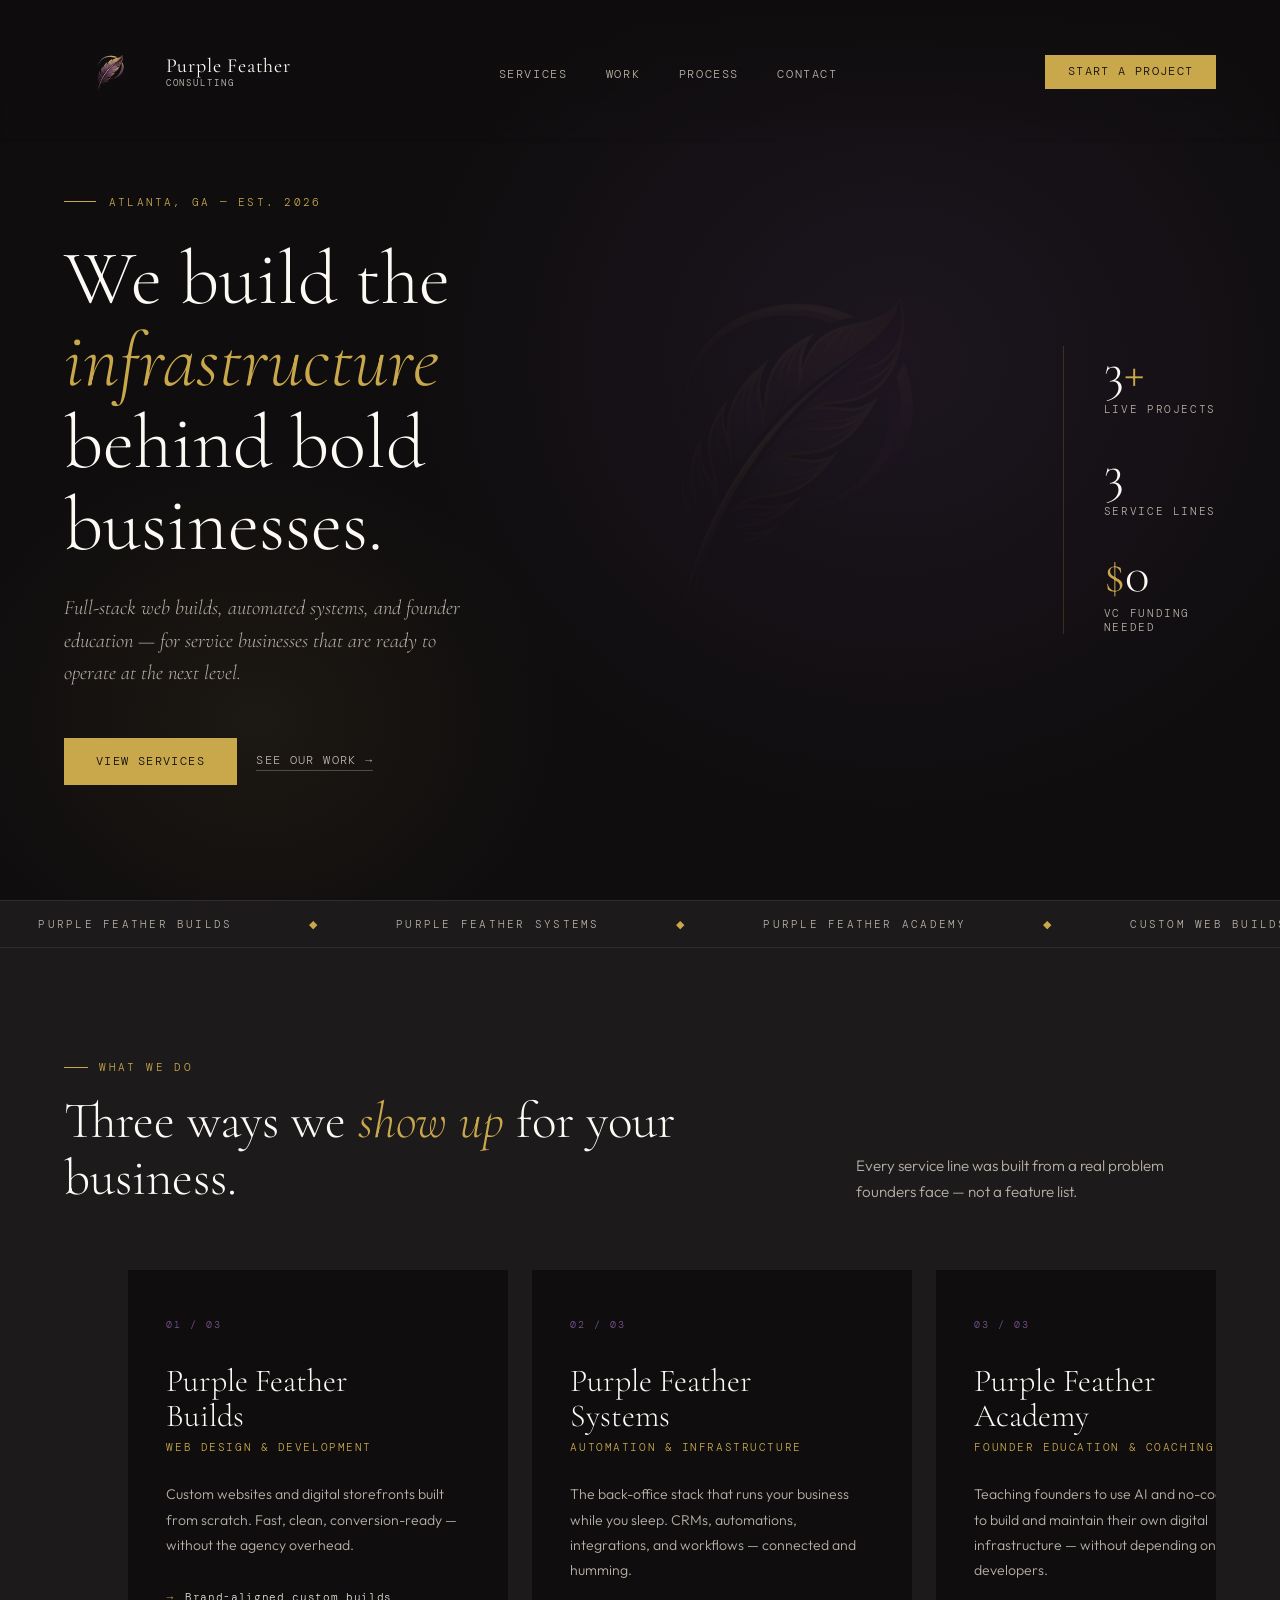
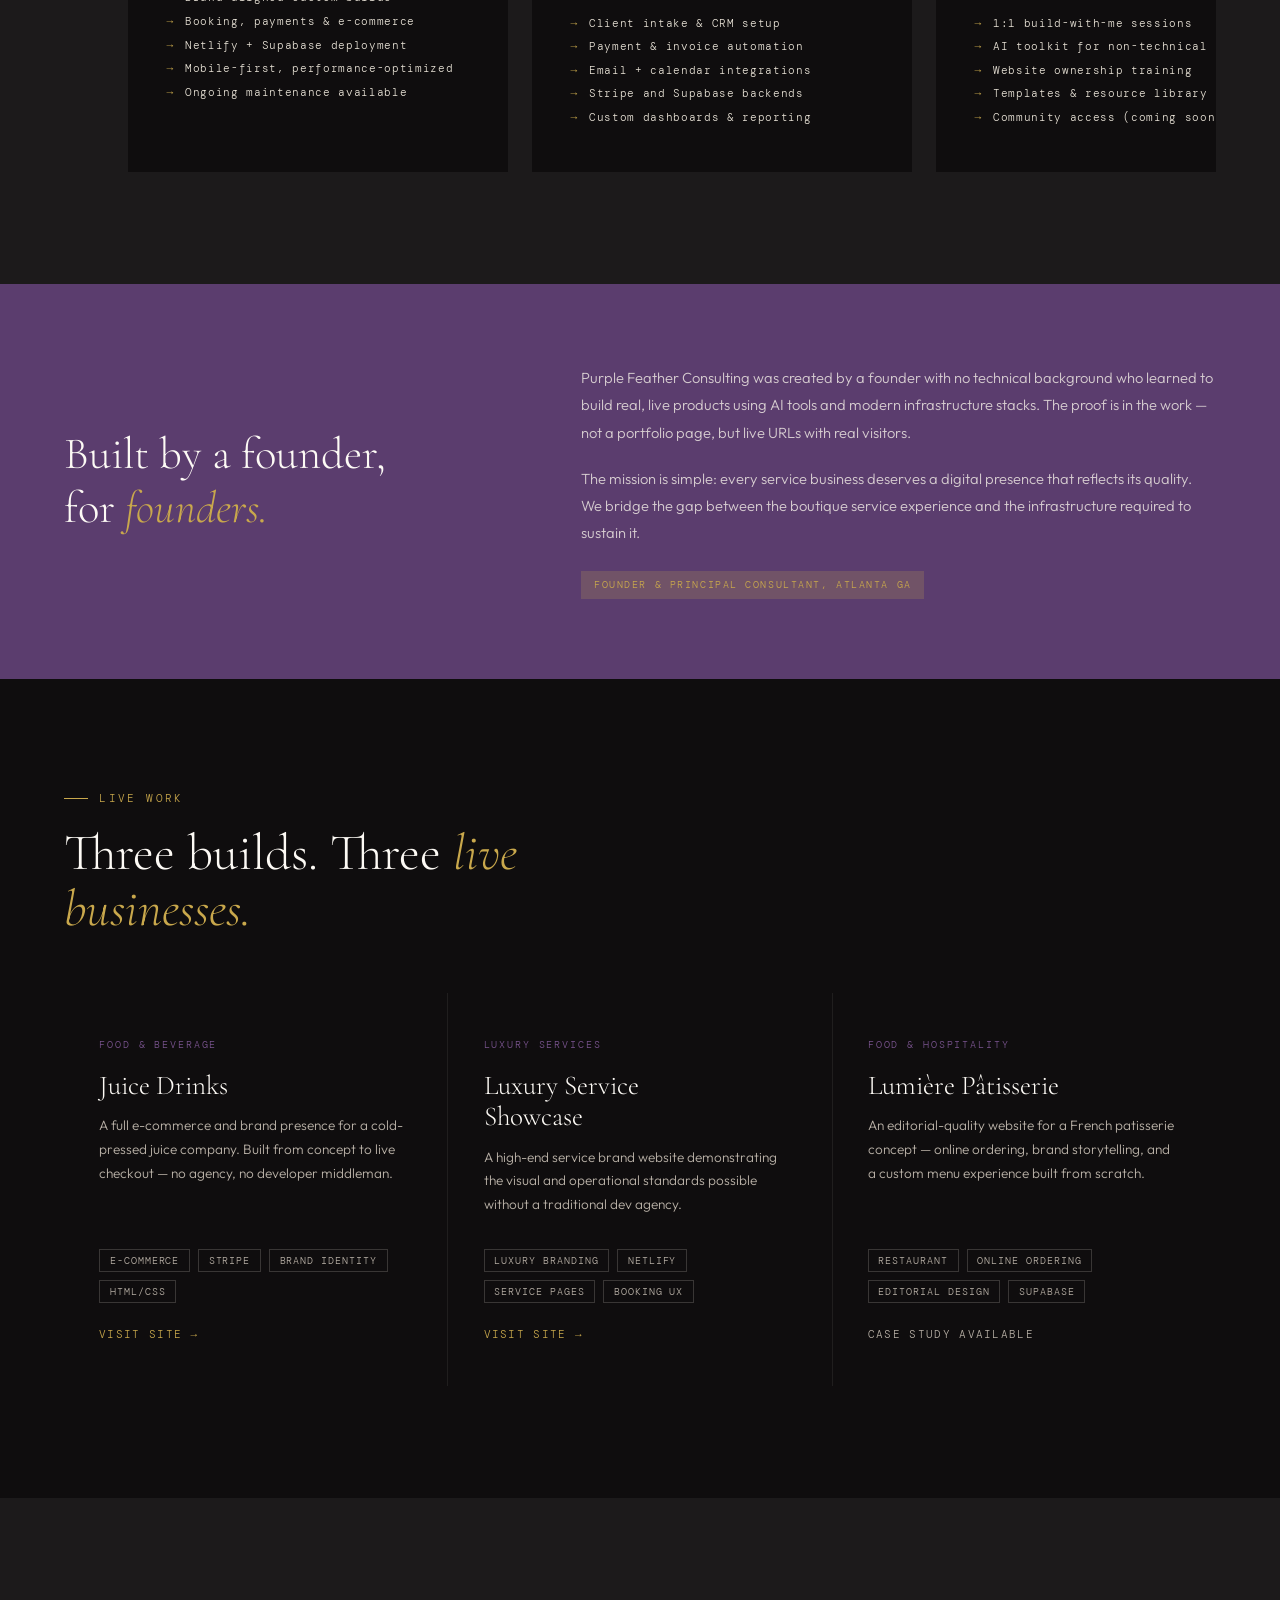
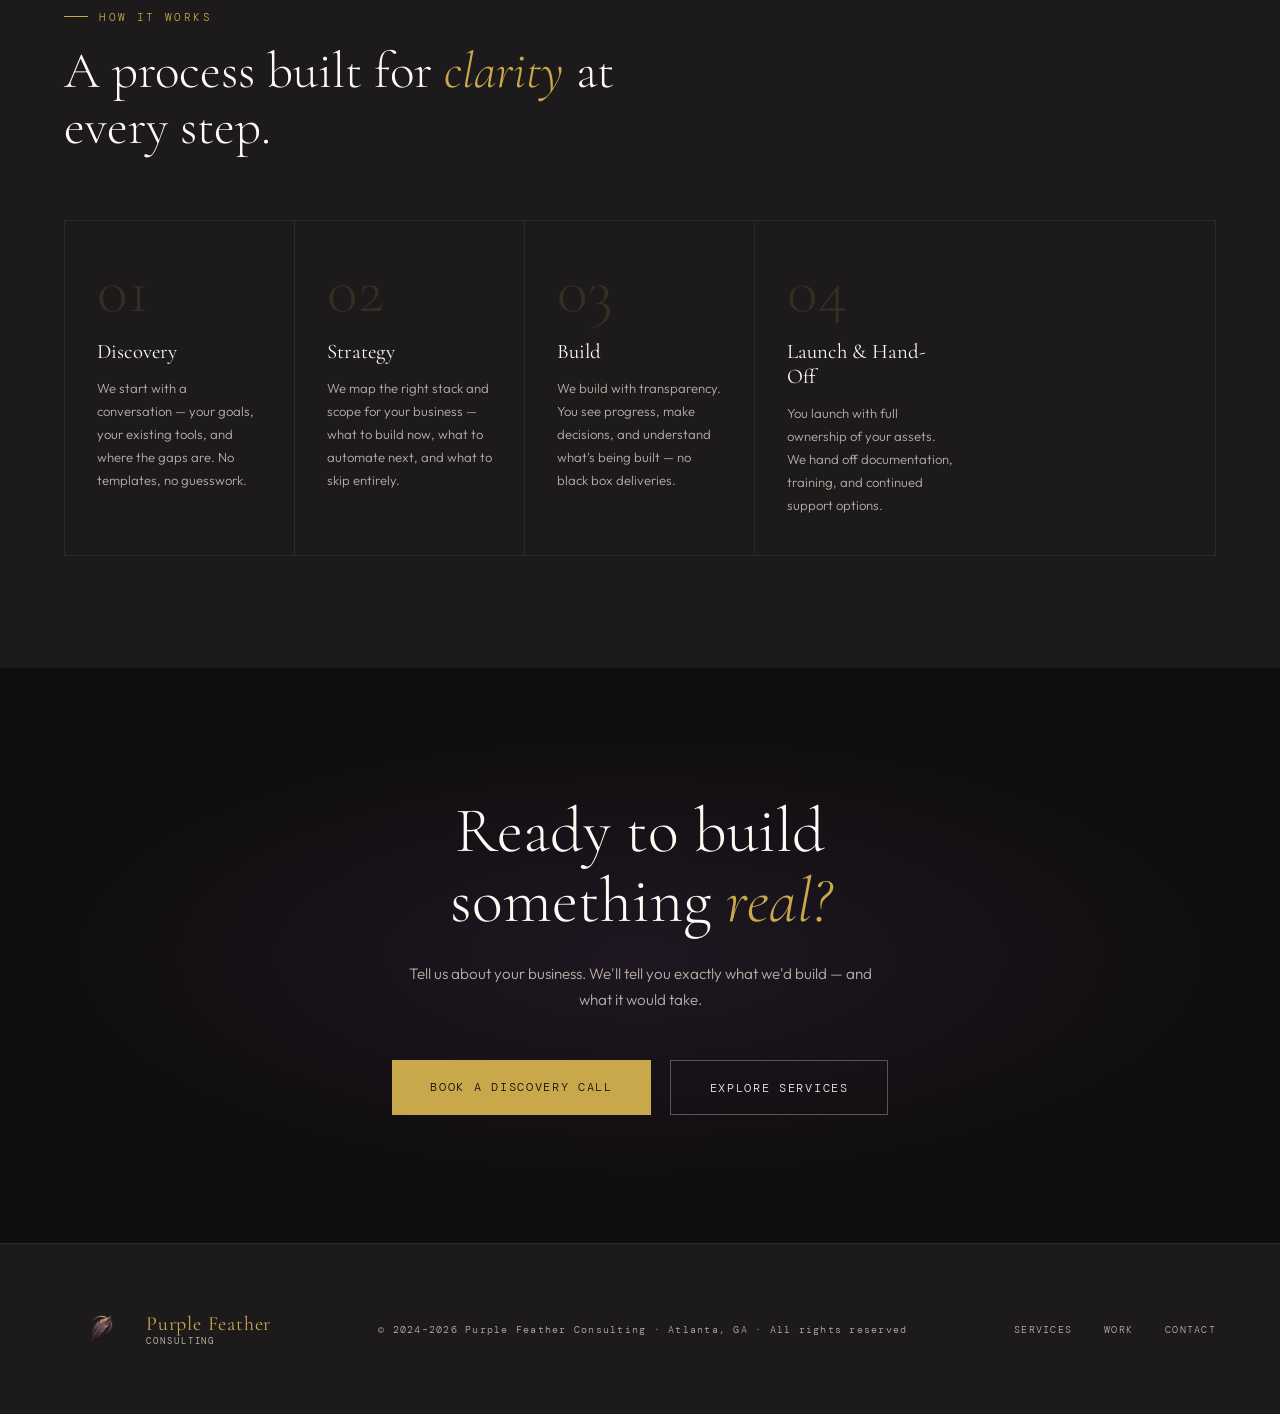
<file: purple-feather-consulting.html>
<!DOCTYPE html>
<html lang="en">

<head>
  <meta charset="UTF-8" />
  <meta name="viewport" content="width=device-width, initial-scale=1.0" />
  <title>Purple Feather Consulting — We build the infrastructure behind bold businesses</title>
  <meta name="description"
    content="Full-stack web builds, automated systems, and founder education for service businesses ready to operate at the next level. Atlanta-based consulting." />
  <link
    href="https://fonts.googleapis.com/css2?family=Cormorant+Garamond:ital,wght@0,300;0,400;0,600;1,300;1,400&family=DM+Mono:wght@300;400;500&family=Outfit:wght@300;400;500;600&display=swap"
    rel="stylesheet" />
  <link rel="stylesheet" href="styles.css" />
</head>

<body>

  <!-- NAV -->
  <nav>
    <a class="nav-logo" href="#">
      <img src="feather-icon.png" alt="" />
      <span class="logo-text">Purple Feather<small>Consulting</small></span>
    </a>
    <ul class="nav-links">
      <li><a href="#services">Services</a></li>
      <li><a href="#work">Work</a></li>
      <li><a href="#process">Process</a></li>
      <li><a href="#contact">Contact</a></li>
    </ul>
    <a href="#contact" class="nav-cta">Start a Project</a>
    <button class="hamburger" aria-label="Toggle menu">
      <span></span>
      <span></span>
      <span></span>
    </button>
  </nav>

  <!-- MOBILE NAV -->
  <div class="mobile-nav">
    <a href="#services">Services</a>
    <a href="#work">Work</a>
    <a href="#process">Process</a>
    <a href="#contact">Contact</a>
    <a href="#contact" class="mobile-nav-cta">Start a Project</a>
  </div>

  <!-- HERO -->
  <section class="hero">
    <img class="hero-feather-bg" src="feather-icon.png" alt="" aria-hidden="true" />
    <div class="hero-left">
      <p class="hero-eyebrow fade-up">Atlanta, GA — Est. 2026</p>
      <h1 class="hero-headline fade-up delay-1">
        We build the<br><em>infrastructure</em><br>behind bold<br>businesses.
      </h1>
      <p class="hero-tagline fade-up delay-2">
        Full-stack web builds, automated systems, and founder education — for service businesses that are ready to
        operate at the next level.
      </p>
      <div class="hero-actions fade-up delay-3">
        <a href="#services" class="btn-primary">View Services</a>
        <a href="#work" class="btn-ghost">See Our Work →</a>
      </div>
    </div>
    <div class="hero-right fade-up delay-4">
      <div class="hero-stat-block">
        <div class="stat-item">
          <div class="stat-num">3<span>+</span></div>
          <div class="stat-label">Live Projects</div>
        </div>
        <div class="stat-item">
          <div class="stat-num">3</div>
          <div class="stat-label">Service Lines</div>
        </div>
        <div class="stat-item">
          <div class="stat-num"><span>$</span>0</div>
          <div class="stat-label">VC Funding<br>needed</div>
        </div>
      </div>
    </div>
  </section>

  <!-- MARQUEE -->
  <div class="marquee-wrap" aria-hidden="true">
    <div class="marquee-track">
      <span>Purple Feather Builds</span><span class="dot">◆</span>
      <span>Purple Feather Systems</span><span class="dot">◆</span>
      <span>Purple Feather Academy</span><span class="dot">◆</span>
      <span>Custom Web Builds</span><span class="dot">◆</span>
      <span>Automation &amp; Integrations</span><span class="dot">◆</span>
      <span>Founder Education</span><span class="dot">◆</span>
      <span>Atlanta-Based. Remote-Ready.</span><span class="dot">◆</span>
      <span>Purple Feather Builds</span><span class="dot">◆</span>
      <span>Purple Feather Systems</span><span class="dot">◆</span>
      <span>Purple Feather Academy</span><span class="dot">◆</span>
      <span>Custom Web Builds</span><span class="dot">◆</span>
      <span>Automation &amp; Integrations</span><span class="dot">◆</span>
      <span>Founder Education</span><span class="dot">◆</span>
      <span>Atlanta-Based. Remote-Ready.</span><span class="dot">◆</span>
    </div>
  </div>

  <!-- SERVICES -->
  <section class="services" id="services">
    <div class="services-header reveal">
      <div>
        <p class="section-label">What We Do</p>
        <h2 class="section-title">Three ways we <em>show up</em> for your business.</h2>
      </div>
      <p class="services-intro">Every service line was built from a real problem founders face — not a feature list.</p>
    </div>
    <div class="services-grid">
      <div class="service-card reveal reveal-delay-1">
        <p class="service-number">01 / 03</p>
        <h3 class="service-name">Purple Feather<br>Builds</h3>
        <p class="service-sub">Web Design &amp; Development</p>
        <p class="service-desc">Custom websites and digital storefronts built from scratch. Fast, clean,
          conversion-ready — without the agency overhead.</p>
        <ul class="service-items">
          <li>Brand-aligned custom builds</li>
          <li>Booking, payments &amp; e-commerce</li>
          <li>Netlify + Supabase deployment</li>
          <li>Mobile-first, performance-optimized</li>
          <li>Ongoing maintenance available</li>
        </ul>
      </div>
      <div class="service-card reveal reveal-delay-2">
        <p class="service-number">02 / 03</p>
        <h3 class="service-name">Purple Feather<br>Systems</h3>
        <p class="service-sub">Automation &amp; Infrastructure</p>
        <p class="service-desc">The back-office stack that runs your business while you sleep. CRMs, automations,
          integrations, and workflows — connected and humming.</p>
        <ul class="service-items">
          <li>Client intake &amp; CRM setup</li>
          <li>Payment &amp; invoice automation</li>
          <li>Email + calendar integrations</li>
          <li>Stripe and Supabase backends</li>
          <li>Custom dashboards &amp; reporting</li>
        </ul>
      </div>
      <div class="service-card reveal reveal-delay-3">
        <p class="service-number">03 / 03</p>
        <h3 class="service-name">Purple Feather<br>Academy</h3>
        <p class="service-sub">Founder Education &amp; Coaching</p>
        <p class="service-desc">Teaching founders to use AI and no-code tools to build and maintain their own digital
          infrastructure — without depending on developers.</p>
        <ul class="service-items">
          <li>1:1 build-with-me sessions</li>
          <li>AI toolkit for non-technical founders</li>
          <li>Website ownership training</li>
          <li>Templates &amp; resource library</li>
          <li>Community access (coming soon)</li>
        </ul>
      </div>
    </div>
  </section>

  <!-- ABOUT STRIP -->
  <div class="about-strip">
    <div class="reveal">
      <h2 class="about-heading">Built by a founder,<br>for <em>founders.</em></h2>
    </div>
    <div class="about-body reveal reveal-delay-1">
      <p>Purple Feather Consulting was created by a founder with no technical background who learned to build real, live
        products using AI tools and modern infrastructure stacks. The proof is in the work — not a portfolio page, but
        live URLs with real visitors.</p>
      <p>The mission is simple: every service business deserves a digital presence that reflects its quality. We bridge
        the gap between the boutique service experience and the infrastructure required to sustain it.</p>
      <span class="about-tag">Founder &amp; Principal Consultant, Atlanta GA</span>
    </div>
  </div>

  <!-- CASE STUDIES -->
  <section class="case-studies" id="work">
    <div class="case-studies-header reveal">
      <p class="section-label">Live Work</p>
      <h2 class="section-title">Three builds. Three <em>live businesses.</em></h2>
    </div>
    <div class="case-grid">
      <a class="case-card reveal reveal-delay-1" href="https://juicedrinks.biz" target="_blank" rel="noopener">
        <p class="case-industry">Food &amp; Beverage</p>
        <h3 class="case-title">Juice Drinks</h3>
        <p class="case-desc">A full e-commerce and brand presence for a cold-pressed juice company. Built from concept
          to live checkout — no agency, no developer middleman.</p>
        <div class="case-tags">
          <span class="tag">E-Commerce</span>
          <span class="tag">Stripe</span>
          <span class="tag">Brand Identity</span>
          <span class="tag">HTML/CSS</span>
        </div>
        <span class="case-link">Visit Site →</span>
      </a>
      <a class="case-card reveal reveal-delay-2" href="https://luxury-service-website.netlify.app" target="_blank"
        rel="noopener">
        <p class="case-industry">Luxury Services</p>
        <h3 class="case-title">Luxury Service<br>Showcase</h3>
        <p class="case-desc">A high-end service brand website demonstrating the visual and operational standards
          possible without a traditional dev agency.</p>
        <div class="case-tags">
          <span class="tag">Luxury Branding</span>
          <span class="tag">Netlify</span>
          <span class="tag">Service Pages</span>
          <span class="tag">Booking UX</span>
        </div>
        <span class="case-link">Visit Site →</span>
      </a>
      <div class="case-card reveal reveal-delay-3" style="cursor:default;">
        <p class="case-industry">Food &amp; Hospitality</p>
        <h3 class="case-title">Lumière Pâtisserie</h3>
        <p class="case-desc">An editorial-quality website for a French patisserie concept — online ordering, brand
          storytelling, and a custom menu experience built from scratch.</p>
        <div class="case-tags">
          <span class="tag">Restaurant</span>
          <span class="tag">Online Ordering</span>
          <span class="tag">Editorial Design</span>
          <span class="tag">Supabase</span>
        </div>
        <span class="case-link" style="color:var(--mist); cursor:default;">Case Study Available</span>
      </div>
    </div>
  </section>

  <!-- PROCESS -->
  <section class="process" id="process">
    <div class="reveal">
      <p class="section-label">How It Works</p>
      <h2 class="section-title">A process built for <em>clarity</em> at every step.</h2>
    </div>
    <div class="process-grid">
      <div class="process-step reveal reveal-delay-1">
        <div class="step-num">01</div>
        <h3 class="step-title">Discovery</h3>
        <p class="step-desc">We start with a conversation — your goals, your existing tools, and where the gaps are. No
          templates, no guesswork.</p>
      </div>
      <div class="process-step reveal reveal-delay-2">
        <div class="step-num">02</div>
        <h3 class="step-title">Strategy</h3>
        <p class="step-desc">We map the right stack and scope for your business — what to build now, what to automate
          next, and what to skip entirely.</p>
      </div>
      <div class="process-step reveal reveal-delay-1">
        <div class="step-num">03</div>
        <h3 class="step-title">Build</h3>
        <p class="step-desc">We build with transparency. You see progress, make decisions, and understand what's being
          built — no black box deliveries.</p>
      </div>
      <div class="process-step reveal reveal-delay-2">
        <div class="step-num">04</div>
        <h3 class="step-title">Launch &amp; Hand-Off</h3>
        <p class="step-desc">You launch with full ownership of your assets. We hand off documentation, training, and
          continued support options.</p>
      </div>
    </div>
  </section>

  <!-- CTA -->
  <section class="cta-section" id="contact">
    <div class="cta-float cta-float-1"></div>
    <div class="cta-float cta-float-2"></div>
    <div class="cta-float cta-float-3"></div>
    <h2 class="cta-title reveal">Ready to build<br>something <em>real?</em></h2>
    <p class="cta-sub reveal reveal-delay-1">Tell us about your business. We'll tell you exactly what we'd build — and
      what it would take.</p>
    <div class="cta-actions reveal reveal-delay-2">
      <a href="mailto:hello@purplefeatherconsulting.com" class="btn-large">Book a Discovery Call</a>
      <a href="#services" class="btn-large-ghost">Explore Services</a>
    </div>
  </section>

  <!-- FOOTER -->
  <footer>
    <div class="footer-brand">
      <img src="feather-icon.png" alt="" />
      <span class="logo-text">Purple Feather<small>Consulting</small></span>
    </div>
    <div class="footer-copy">© 2024–2026 Purple Feather Consulting · Atlanta, GA · All rights reserved</div>
    <div class="footer-links">
      <a href="#services">Services</a>
      <a href="#work">Work</a>
      <a href="#contact">Contact</a>
    </div>
  </footer>

  <script src="script.js"></script>

</body>

</html>
</file>
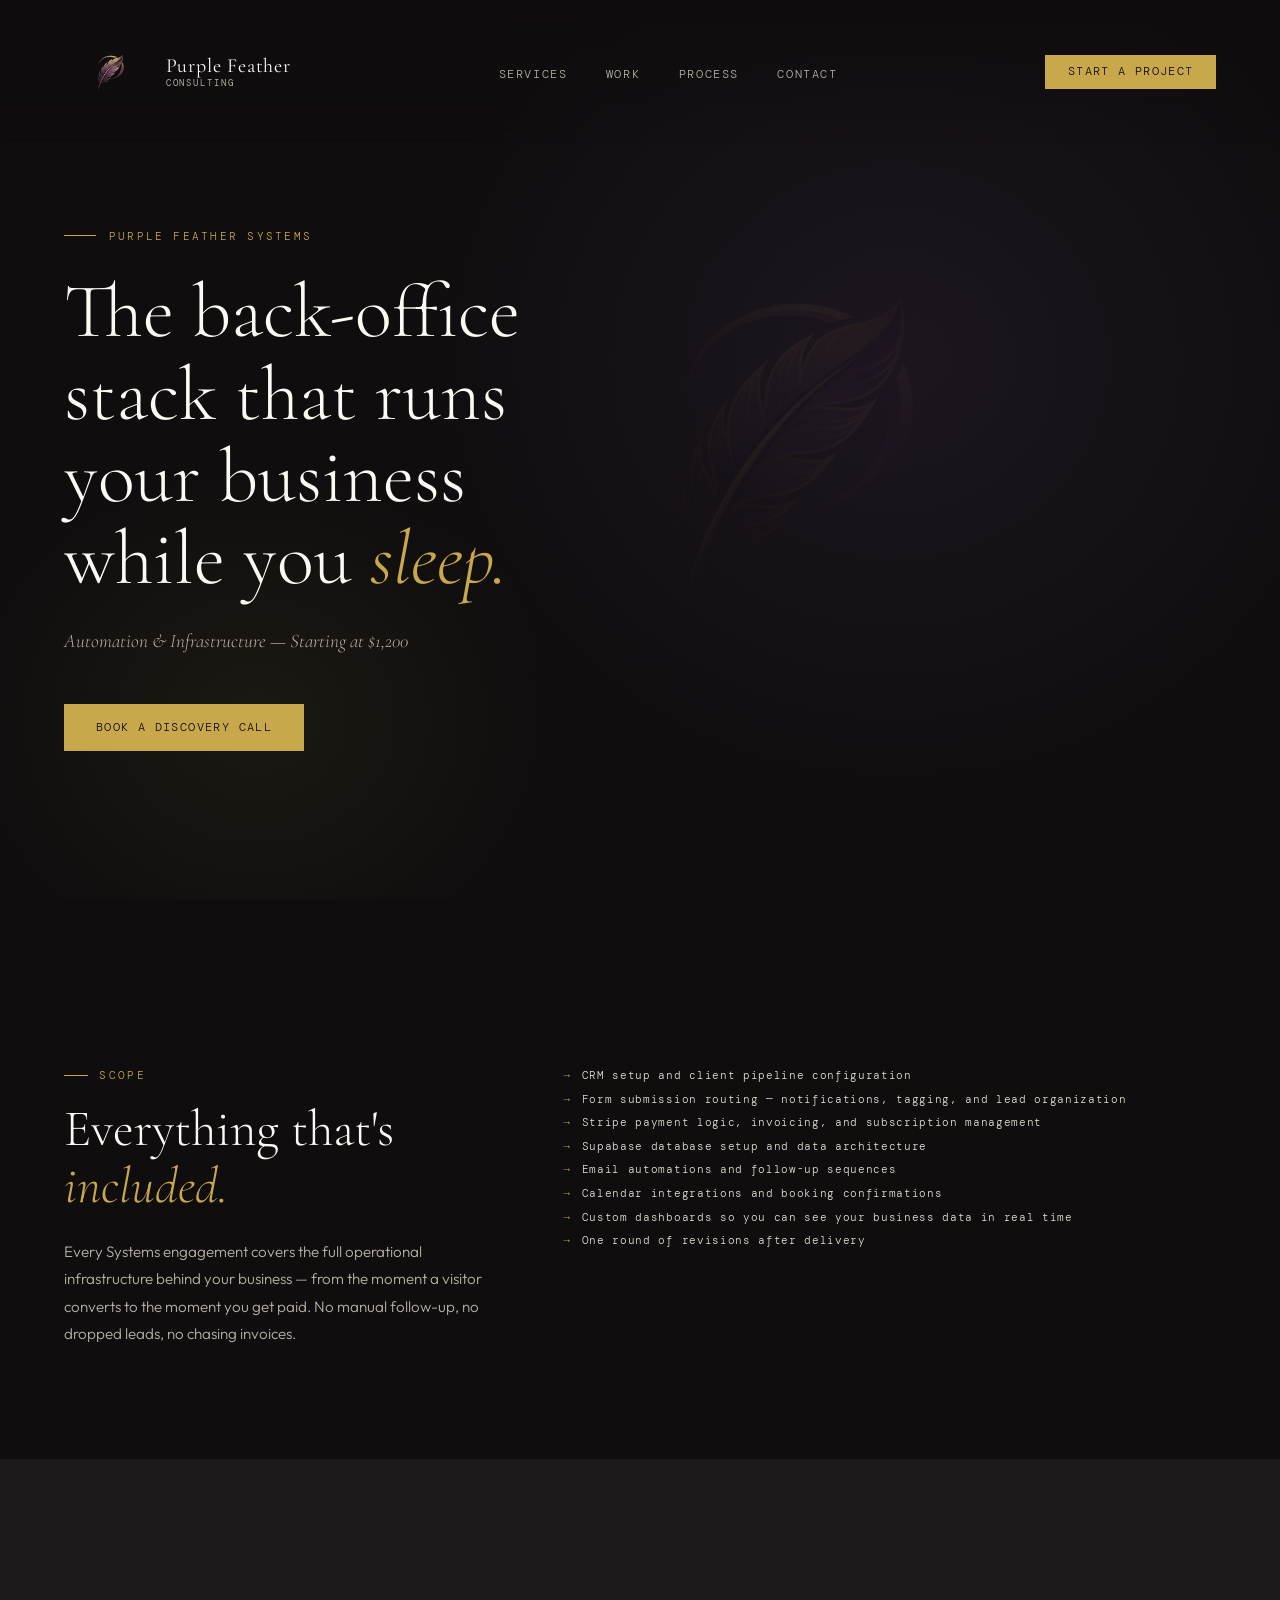
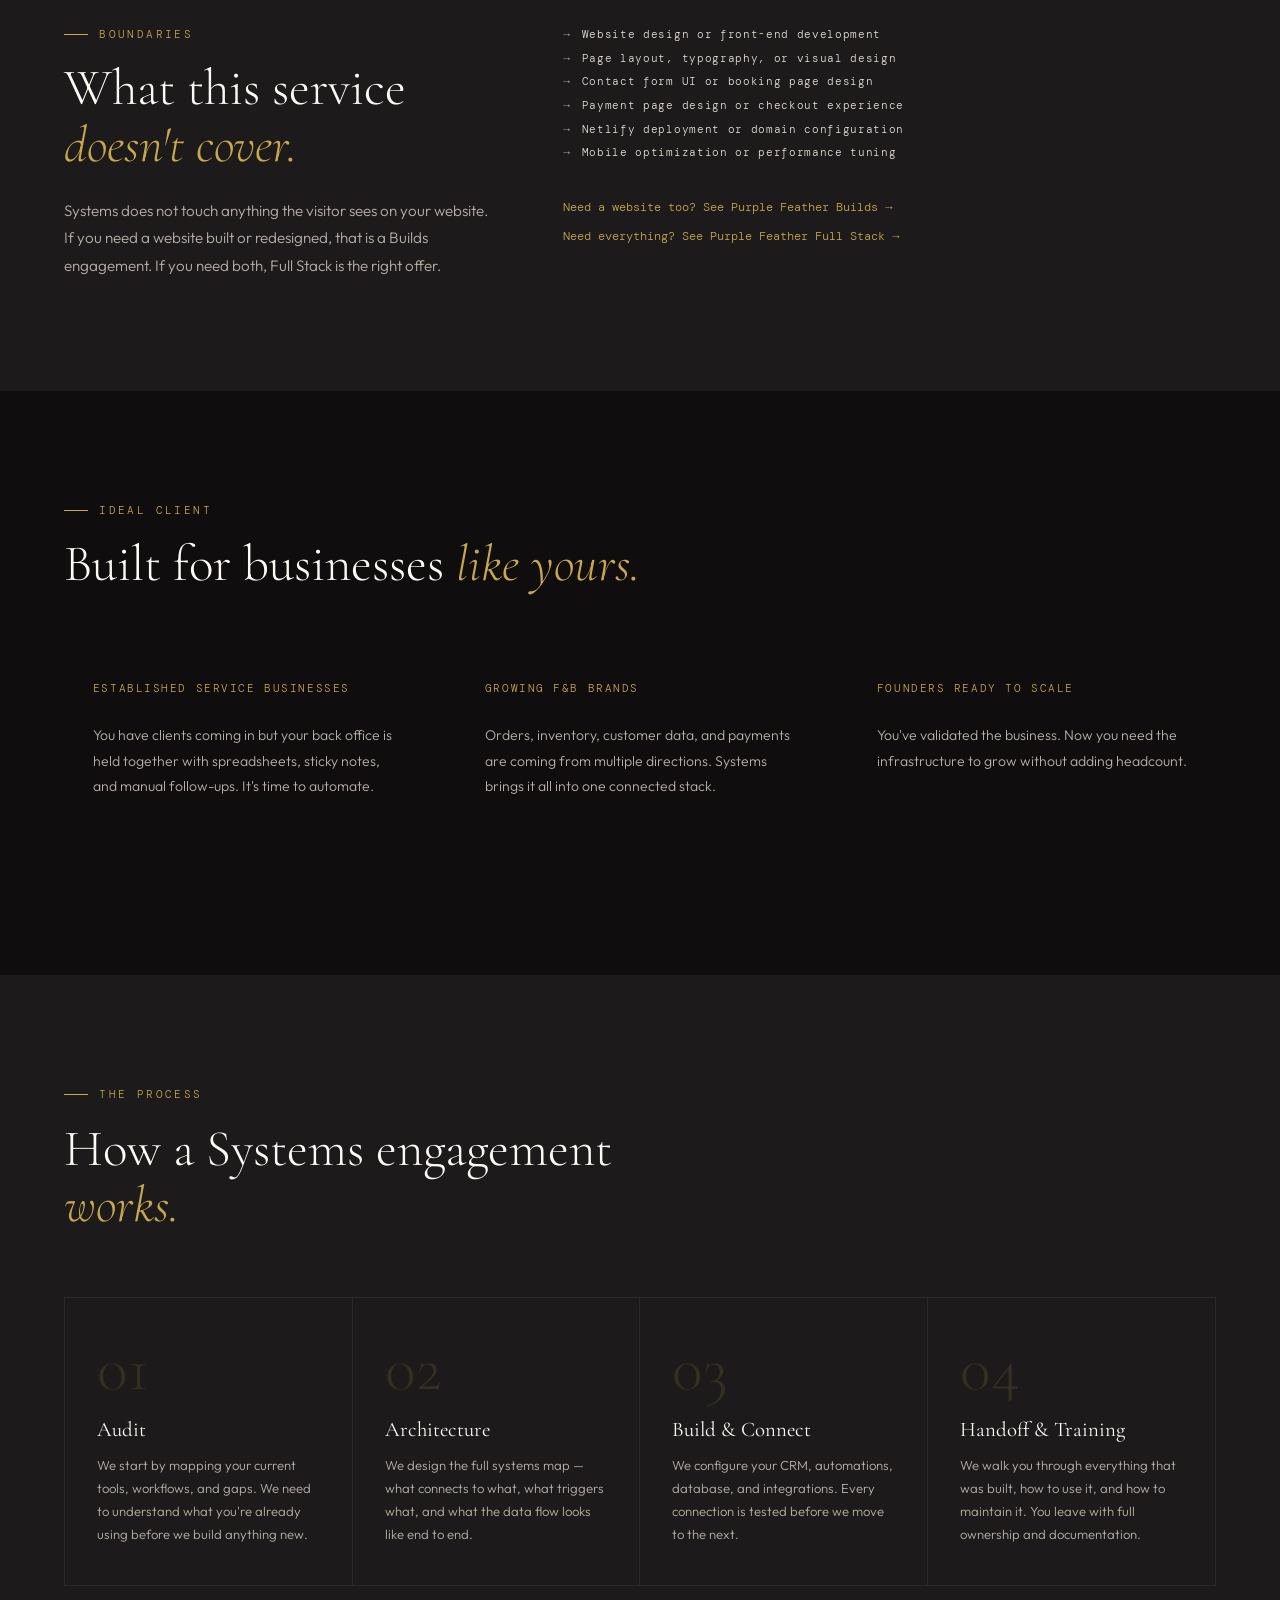
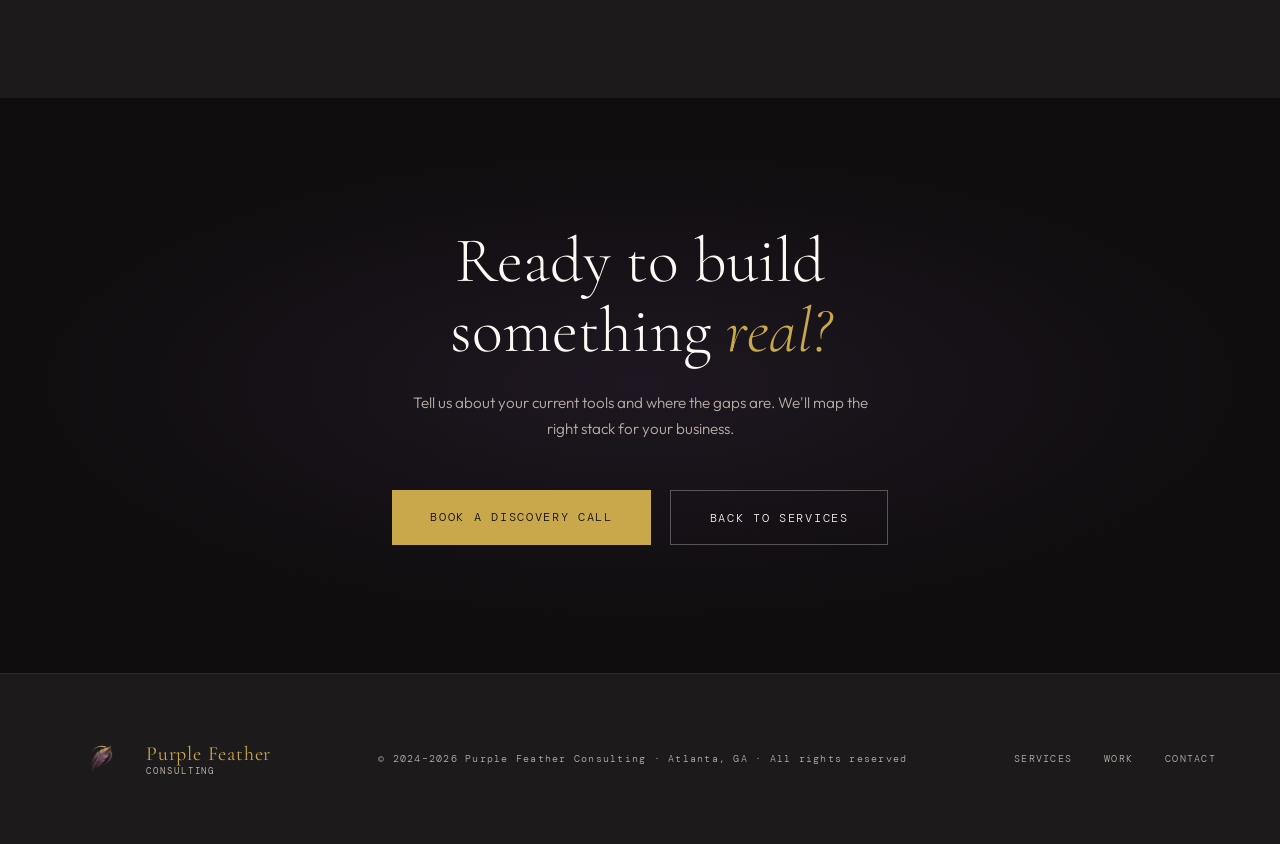
<file: systems.html>
<!DOCTYPE html>
<html lang="en">

<head>
    <meta charset="UTF-8" />
    <meta name="viewport" content="width=device-width, initial-scale=1.0" />
    <title>Purple Feather Consulting — The back-office stack that runs your business while you sleep</title>
    <meta name="description"
        content="Every Systems engagement covers the full operational infrastructure behind your business — from the moment a visitor converts to the moment you get paid." />
    <link
        href="https://fonts.googleapis.com/css2?family=Cormorant+Garamond:ital,wght@0,300;0,400;0,600;1,300;1,400&family=DM+Mono:wght@300;400;500&family=Outfit:wght@300;400;500;600&display=swap"
        rel="stylesheet" />
    <link rel="stylesheet" href="styles.css" />
</head>

<body>

    <!-- NAV -->
    <nav>
        <a class="nav-logo" href="index.html">
            <img src="feather-icon.png" alt="" />
            <span class="logo-text">Purple Feather<small>Consulting</small></span>
        </a>
        <ul class="nav-links">
            <li><a href="index.html#services">Services</a></li>
            <li><a href="index.html#work">Work</a></li>
            <li><a href="index.html#process">Process</a></li>
            <li><a href="index.html#contact">Contact</a></li>
        </ul>
        <a href="mailto:hello@purplefeatherconsulting.com" class="nav-cta">Start a Project</a>
        <button class="hamburger" aria-label="Toggle menu">
            <span></span>
            <span></span>
            <span></span>
        </button>
    </nav>

    <!-- MOBILE NAV -->
    <div class="mobile-nav">
        <a href="index.html#services">Services</a>
        <a href="index.html#work">Work</a>
        <a href="index.html#process">Process</a>
        <a href="index.html#contact">Contact</a>
        <a href="mailto:hello@purplefeatherconsulting.com" class="mobile-nav-cta">Start a Project</a>
    </div>

    <!-- HERO -->
    <section class="hero" style="background: var(--ink);">
        <img class="hero-feather-bg" src="feather-icon.png" alt="" aria-hidden="true" />
        <div class="hero-left">
            <p class="hero-eyebrow fade-up">Purple Feather Systems</p>
            <h1 class="hero-headline fade-up delay-1">
                The back-office stack that runs your business while you <em>sleep.</em>
            </h1>
            <p class="hero-tagline fade-up delay-2" style="font-size: 1.2rem;">
                Automation & Infrastructure — Starting at $1,200
            </p>
            <div class="hero-actions fade-up delay-3">
                <a href="mailto:hello@purplefeatherconsulting.com" class="btn-primary">Book a Discovery Call</a>
            </div>
        </div>
        <div class="hero-right fade-up delay-4">
        </div>
    </section>

    <!-- SCOPE -->
    <section class="scope-section" style="background: var(--ink);">
        <div class="two-col-layout reveal">
            <div class="col-left">
                <p class="section-label">Scope</p>
                <h2 class="section-title">Everything that's <em>included.</em></h2>
                <p class="intro-p">
                    Every Systems engagement covers the full operational infrastructure behind your business — from the
                    moment a visitor converts to the moment you get paid. No manual follow-up, no dropped leads, no
                    chasing invoices.
                </p>
            </div>
            <div class="col-right">
                <ul class="service-items">
                    <li>CRM setup and client pipeline configuration</li>
                    <li>Form submission routing — notifications, tagging, and lead organization</li>
                    <li>Stripe payment logic, invoicing, and subscription management</li>
                    <li>Supabase database setup and data architecture</li>
                    <li>Email automations and follow-up sequences</li>
                    <li>Calendar integrations and booking confirmations</li>
                    <li>Custom dashboards so you can see your business data in real time</li>
                    <li>One round of revisions after delivery</li>
                </ul>
            </div>
        </div>
    </section>

    <!-- BOUNDARIES -->
    <section class="boundaries-section" style="background: var(--ink-soft);">
        <div class="two-col-layout reveal">
            <div class="col-left">
                <p class="section-label">Boundaries</p>
                <h2 class="section-title">What this service <em>doesn't cover.</em></h2>
                <p class="intro-p">
                    Systems does not touch anything the visitor sees on your website. If you need a website built or
                    redesigned, that is a Builds engagement. If you need both, Full Stack is the right offer.
                </p>
            </div>
            <div class="col-right">
                <ul class="service-items mist-arrows">
                    <li>Website design or front-end development</li>
                    <li>Page layout, typography, or visual design</li>
                    <li>Contact form UI or booking page design</li>
                    <li>Payment page design or checkout experience</li>
                    <li>Netlify deployment or domain configuration</li>
                    <li>Mobile optimization or performance tuning</li>
                </ul>
                <a href="builds.html" class="text-link"
                    style="display: block; margin-top: 2.5rem; margin-bottom: 0.8rem;">Need a website too? See Purple
                    Feather Builds →</a>
                <a href="fullstack.html" class="text-link" style="display: block; margin-top: 0;">Need everything? See
                    Purple Feather Full Stack →</a>
            </div>
        </div>
    </section>

    <!-- IDEAL CLIENT -->
    <section class="ideal-client" style="background: var(--ink);">
        <div class="reveal">
            <p class="section-label">Ideal Client</p>
            <h2 class="section-title">Built for businesses <em>like yours.</em></h2>
        </div>
        <div class="three-col-grid reveal reveal-delay-1">
            <div class="service-card">
                <p class="service-sub">Established Service Businesses</p>
                <p class="service-desc">You have clients coming in but your back office is held together with
                    spreadsheets, sticky notes, and manual follow-ups. It's time to automate.</p>
            </div>
            <div class="service-card">
                <p class="service-sub">Growing F&amp;B Brands</p>
                <p class="service-desc">Orders, inventory, customer data, and payments are coming from multiple
                    directions. Systems brings it all into one connected stack.</p>
            </div>
            <div class="service-card">
                <p class="service-sub">Founders Ready to Scale</p>
                <p class="service-desc">You've validated the business. Now you need the infrastructure to grow without
                    adding headcount.</p>
            </div>
        </div>
    </section>

    <!-- THE PROCESS -->
    <section class="process" style="background: var(--ink-soft);">
        <div class="reveal">
            <p class="section-label">The Process</p>
            <h2 class="section-title">How a Systems engagement <em>works.</em></h2>
        </div>
        <div class="process-grid-4">
            <div class="process-step reveal reveal-delay-1">
                <div class="step-num">01</div>
                <h3 class="step-title">Audit</h3>
                <p class="step-desc">We start by mapping your current tools, workflows, and gaps. We need to understand
                    what you're already using before we build anything new.</p>
            </div>
            <div class="process-step reveal reveal-delay-2">
                <div class="step-num">02</div>
                <h3 class="step-title">Architecture</h3>
                <p class="step-desc">We design the full systems map — what connects to what, what triggers what, and
                    what the data flow looks like end to end.</p>
            </div>
            <div class="process-step reveal reveal-delay-1">
                <div class="step-num">03</div>
                <h3 class="step-title">Build &amp; Connect</h3>
                <p class="step-desc">We configure your CRM, automations, database, and integrations. Every connection is
                    tested before we move to the next.</p>
            </div>
            <div class="process-step reveal reveal-delay-2">
                <div class="step-num">04</div>
                <h3 class="step-title">Handoff &amp; Training</h3>
                <p class="step-desc">We walk you through everything that was built, how to use it, and how to maintain
                    it. You leave with full ownership and documentation.</p>
            </div>
        </div>
    </section>

    <!-- CTA -->
    <section class="cta-section" id="contact">
        <div class="cta-float cta-float-1"></div>
        <div class="cta-float cta-float-2"></div>
        <div class="cta-float cta-float-3"></div>
        <h2 class="cta-title reveal">Ready to build<br>something <em>real?</em></h2>
        <p class="cta-sub reveal reveal-delay-1">Tell us about your current tools and where the gaps are. We'll map the
            right stack for your business.</p>
        <div class="cta-actions reveal reveal-delay-2">
            <a href="mailto:hello@purplefeatherconsulting.com" class="btn-large">Book a Discovery Call</a>
            <a href="index.html#services" class="btn-large-ghost">Back to Services</a>
        </div>
    </section>

    <!-- FOOTER -->
    <footer>
        <div class="footer-brand">
            <img src="feather-icon.png" alt="" />
            <span class="logo-text">Purple Feather<small>Consulting</small></span>
        </div>
        <div class="footer-copy">© 2024–2026 Purple Feather Consulting · Atlanta, GA · All rights reserved</div>
        <div class="footer-links">
            <a href="index.html#services">Services</a>
            <a href="index.html#work">Work</a>
            <a href="index.html#contact">Contact</a>
        </div>
    </footer>

    <script src="script.js"></script>

</body>

</html>
</file>
<file: styles.css>
*,
*::before,
*::after {
  box-sizing: border-box;
  margin: 0;
  padding: 0;
}

:root {
  --ink: #0f0d0e;
  --ink-soft: #1c1a1b;
  --ink-mid: #2e2b2c;
  --plum: #5b3d6e;
  --plum-light: #7a548f;
  --gold: #c9a84c;
  --cream: #f5f0e8;
  --cream-dim: #e8e2d6;
  --mist: #b8b0a6;
  --white: #fdfaf5;

  --font-display: 'Cormorant Garamond', serif;
  --font-body: 'Outfit', sans-serif;
  --font-mono: 'DM Mono', monospace;
}

html {
  scroll-behavior: smooth;
}

body {
  background: var(--ink);
  color: var(--cream);
  font-family: var(--font-body);
  font-weight: 300;
  overflow-x: hidden;
  cursor: default;
}

/* ── NAV ── */
nav {
  position: fixed;
  top: 0;
  left: 0;
  right: 0;
  z-index: 100;
  display: flex;
  align-items: center;
  justify-content: space-between;
  padding: 1.6rem 4rem;
  background: linear-gradient(to bottom, rgba(15, 13, 14, 0.95) 0%, transparent 100%);
  backdrop-filter: blur(2px);
  transition: padding 0.3s ease, background 0.3s ease;
}

nav.scrolled {
  padding: 1rem 4rem;
  background: rgba(15, 13, 14, 0.97);
  backdrop-filter: blur(12px);
}

.nav-logo {
  font-family: var(--font-display);
  font-size: 1.15rem;
  font-weight: 400;
  letter-spacing: 0.08em;
  color: var(--white);
  text-decoration: none;
  display: flex;
  align-items: center;
  gap: 0.6rem;
}

.nav-logo img {
  height: 92px;
  width: auto;
  object-fit: contain;
}

.logo-text {
  font-family: var(--font-display);
  font-size: 1.25rem;
  font-weight: 400;
  color: var(--white);
  letter-spacing: 0.04em;
  display: flex;
  flex-direction: column;
  line-height: 1.2;
}

.logo-text small {
  font-family: var(--font-mono);
  font-size: 0.55rem;
  font-weight: 400;
  letter-spacing: 0.22em;
  text-transform: uppercase;
  color: var(--mist);
}

.nav-links {
  display: flex;
  gap: 2.4rem;
  list-style: none;
}

.nav-links a {
  font-family: var(--font-mono);
  font-size: 0.72rem;
  letter-spacing: 0.14em;
  text-transform: uppercase;
  color: var(--mist);
  text-decoration: none;
  transition: color 0.2s;
  position: relative;
}

.nav-links a::after {
  content: '';
  position: absolute;
  bottom: -4px;
  left: 0;
  right: 0;
  height: 1px;
  background: var(--gold);
  transform: scaleX(0);
  transition: transform 0.3s ease;
}

.nav-links a:hover {
  color: var(--gold);
}

.nav-links a:hover::after {
  transform: scaleX(1);
}

.nav-cta {
  font-family: var(--font-mono);
  font-size: 0.72rem;
  letter-spacing: 0.12em;
  text-transform: uppercase;
  color: var(--ink);
  background: var(--gold);
  padding: 0.6rem 1.4rem;
  text-decoration: none;
  transition: background 0.2s, transform 0.15s;
}

.nav-cta:hover {
  background: var(--cream);
  transform: translateY(-1px);
}

/* ── HAMBURGER ── */
.hamburger {
  display: none;
  flex-direction: column;
  gap: 5px;
  background: none;
  border: none;
  cursor: pointer;
  padding: 4px;
  z-index: 200;
}

.hamburger span {
  display: block;
  width: 24px;
  height: 2px;
  background: var(--cream);
  transition: transform 0.3s ease, opacity 0.3s ease;
}

.hamburger.active span:nth-child(1) {
  transform: rotate(45deg) translate(5px, 5px);
}

.hamburger.active span:nth-child(2) {
  opacity: 0;
}

.hamburger.active span:nth-child(3) {
  transform: rotate(-45deg) translate(5px, -5px);
}

/* ── MOBILE NAV OVERLAY ── */
.mobile-nav {
  display: none;
  position: fixed;
  top: 0;
  left: 0;
  right: 0;
  bottom: 0;
  z-index: 150;
  background: rgba(15, 13, 14, 0.97);
  backdrop-filter: blur(20px);
  flex-direction: column;
  align-items: center;
  justify-content: center;
  gap: 2.5rem;
  opacity: 0;
  transition: opacity 0.35s ease;
}

.mobile-nav.open {
  display: flex;
  opacity: 1;
}

.mobile-nav a {
  font-family: var(--font-display);
  font-size: 2rem;
  font-weight: 300;
  color: var(--cream);
  text-decoration: none;
  letter-spacing: 0.05em;
  transition: color 0.2s;
}

.mobile-nav a:hover {
  color: var(--gold);
}

.mobile-nav .mobile-nav-cta {
  font-family: var(--font-mono);
  font-size: 0.8rem;
  letter-spacing: 0.14em;
  text-transform: uppercase;
  color: var(--ink);
  background: var(--gold);
  padding: 1rem 2.4rem;
  text-decoration: none;
  margin-top: 1rem;
  transition: background 0.2s;
}

.mobile-nav .mobile-nav-cta:hover {
  background: var(--cream);
}

/* ── HERO ── */
.hero {
  min-height: 100vh;
  display: grid;
  grid-template-columns: 1fr 1fr;
  align-items: center;
  padding: 11rem 4rem 6rem;
  position: relative;
  overflow: hidden;
}

.hero::before {
  content: '';
  position: absolute;
  top: 0;
  left: 0;
  right: 0;
  bottom: 0;
  background:
    radial-gradient(ellipse 60% 80% at 70% 40%, rgba(91, 61, 110, 0.18) 0%, transparent 65%),
    radial-gradient(ellipse 40% 50% at 20% 80%, rgba(201, 168, 76, 0.07) 0%, transparent 60%);
  pointer-events: none;
}

.hero-left {
  position: relative;
}

.hero-eyebrow {
  font-family: var(--font-mono);
  font-size: 0.7rem;
  letter-spacing: 0.2em;
  text-transform: uppercase;
  color: var(--gold);
  margin-bottom: 1.8rem;
  display: flex;
  align-items: center;
  gap: 0.8rem;
}

.hero-eyebrow::before {
  content: '';
  display: inline-block;
  width: 32px;
  height: 1px;
  background: var(--gold);
}

.hero-headline {
  font-family: var(--font-display);
  font-size: clamp(3.2rem, 6vw, 5.5rem);
  font-weight: 300;
  line-height: 1.07;
  color: var(--white);
  margin-bottom: 0.4rem;
}

.hero-headline em {
  font-style: italic;
  color: var(--gold);
}

.hero-tagline {
  font-family: var(--font-display);
  font-size: clamp(1rem, 1.6vw, 1.3rem);
  font-weight: 300;
  font-style: italic;
  color: var(--mist);
  margin-top: 1.6rem;
  margin-bottom: 3rem;
  max-width: 420px;
  line-height: 1.6;
}

.hero-actions {
  display: flex;
  gap: 1.2rem;
  align-items: center;
  flex-wrap: wrap;
}

.btn-primary {
  font-family: var(--font-mono);
  font-size: 0.72rem;
  letter-spacing: 0.12em;
  text-transform: uppercase;
  color: var(--ink);
  background: var(--gold);
  padding: 1rem 2rem;
  text-decoration: none;
  transition: background 0.2s, transform 0.15s;
  display: inline-block;
}

.btn-primary:hover {
  background: var(--cream);
  transform: translateY(-1px);
}

.btn-ghost {
  font-family: var(--font-mono);
  font-size: 0.72rem;
  letter-spacing: 0.12em;
  text-transform: uppercase;
  color: var(--mist);
  text-decoration: none;
  border-bottom: 1px solid rgba(184, 176, 166, 0.35);
  padding-bottom: 2px;
  transition: color 0.2s, border-color 0.2s;
}

.btn-ghost:hover {
  color: var(--cream);
  border-color: var(--cream);
}

.hero-right {
  display: flex;
  justify-content: flex-end;
  align-items: center;
  position: relative;
}

.hero-stat-block {
  display: flex;
  flex-direction: column;
  gap: 2rem;
  border-left: 1px solid rgba(201, 168, 76, 0.2);
  padding-left: 2.5rem;
}



.stat-num {
  font-family: var(--font-display);
  font-size: 3.2rem;
  font-weight: 300;
  color: var(--white);
  line-height: 1;
}

.stat-num span {
  color: var(--gold);
}

.stat-label {
  font-family: var(--font-mono);
  font-size: 0.68rem;
  letter-spacing: 0.15em;
  text-transform: uppercase;
  color: var(--mist);
  margin-top: 0.3rem;
}

.hero-feather-bg {
  position: absolute;
  top: 50%;
  right: 6%;
  transform: translateY(-50%);
  width: 825px;
  opacity: 0.05;
  pointer-events: none;
  user-select: none;
}

/* ── MARQUEE ── */
.marquee-wrap {
  overflow: hidden;
  border-top: 1px solid rgba(184, 176, 166, 0.12);
  border-bottom: 1px solid rgba(184, 176, 166, 0.12);
  padding: 1rem 0;
  background: var(--ink-soft);
}

.marquee-track {
  display: flex;
  white-space: nowrap;
  animation: marquee 28s linear infinite;
}

.marquee-track span {
  font-family: var(--font-mono);
  font-size: 0.7rem;
  letter-spacing: 0.2em;
  text-transform: uppercase;
  color: var(--mist);
  padding: 0 2.4rem;
}

.marquee-track span.dot {
  color: var(--gold);
}

@keyframes marquee {
  from {
    transform: translateX(0);
  }

  to {
    transform: translateX(-50%);
  }
}

/* ── SECTION COMMONS ── */
section {
  padding: 7rem 4rem;
}

.section-label {
  font-family: var(--font-mono);
  font-size: 0.68rem;
  letter-spacing: 0.22em;
  text-transform: uppercase;
  color: var(--gold);
  margin-bottom: 1.2rem;
  display: flex;
  align-items: center;
  gap: 0.7rem;
}

.section-label::before {
  content: '';
  display: inline-block;
  width: 24px;
  height: 1px;
  background: var(--gold);
}

.section-title {
  font-family: var(--font-display);
  font-size: clamp(2.4rem, 4vw, 3.8rem);
  font-weight: 300;
  color: var(--white);
  line-height: 1.1;
  max-width: 640px;
}

.section-title em {
  font-style: italic;
  color: var(--gold);
}

/* ── SERVICES ── */
.services {
  background: var(--ink-soft);
}

.services-header {
  display: flex;
  justify-content: space-between;
  align-items: flex-end;
  margin-bottom: 4rem;
  flex-wrap: wrap;
  gap: 1.5rem;
}

.services-intro {
  font-size: 0.95rem;
  color: var(--mist);
  max-width: 360px;
  line-height: 1.75;
}

.services-grid {
  display: flex;
  overflow-x: auto;
  gap: 1.5rem;
  padding: 0 4rem;
  /* Hide scrollbar for Firefox */
  scrollbar-width: none;
}

/* Hide scrollbar for Chrome, Safari and Opera */
.services-grid::-webkit-scrollbar {
  display: none;
}

.service-card {
  background: var(--ink);
  padding: 3rem 2.4rem;
  position: relative;
  overflow: hidden;
  transition: background 0.3s, box-shadow 0.4s;
  cursor: pointer;
  flex: 0 0 380px;
  /* Fixed width, no shrink */
  width: 380px;
}

.service-card::after {
  content: '';
  position: absolute;
  bottom: 0;
  left: 0;
  right: 0;
  height: 2px;
  background: var(--gold);
  transform: scaleX(0);
  transform-origin: left;
  transition: transform 0.35s ease;
}

.service-card:hover::after {
  transform: scaleX(1);
}

.service-card:hover {
  background: var(--ink-mid);
  box-shadow: 0 0 40px rgba(201, 168, 76, 0.06), inset 0 0 60px rgba(91, 61, 110, 0.04);
}

.service-number {
  font-family: var(--font-mono);
  font-size: 0.65rem;
  letter-spacing: 0.18em;
  color: var(--plum-light);
  margin-bottom: 2rem;
}

.service-name {
  font-family: var(--font-display);
  font-size: 2rem;
  font-weight: 300;
  color: var(--white);
  line-height: 1.1;
  margin-bottom: 0.4rem;
}

.service-sub {
  font-family: var(--font-mono);
  font-size: 0.7rem;
  letter-spacing: 0.14em;
  text-transform: uppercase;
  color: var(--gold);
  margin-bottom: 1.8rem;
}

.service-desc {
  font-size: 0.88rem;
  color: var(--mist);
  line-height: 1.8;
  margin-bottom: 2rem;
}

.service-pricing {
  border-bottom: 1px solid rgba(184, 176, 166, 0.12);
  padding-bottom: 1rem;
  margin-bottom: 1.5rem;
}

.service-price-label {
  font-family: var(--font-mono);
  font-size: 0.6rem;
  color: var(--mist);
  text-transform: uppercase;
  letter-spacing: 0.12em;
  margin-bottom: 0.2rem;
}

.service-price-value {
  font-family: var(--font-display);
  font-size: 2rem;
  font-weight: 300;
  color: var(--white);
}

.service-items {
  list-style: none;
  display: flex;
  flex-direction: column;
  gap: 0.6rem;
}

.service-items li {
  font-family: var(--font-mono);
  font-size: 0.7rem;
  letter-spacing: 0.06em;
  color: var(--cream-dim);
  display: flex;
  align-items: flex-start;
  gap: 0.7rem;
}

.service-items li::before {
  content: '→';
  color: var(--gold);
  flex-shrink: 0;
}

/* ── COMING SOON BADGE ── */
.coming-soon-badge {
  display: inline-block;
  font-family: var(--font-mono);
  font-size: 0.62rem;
  letter-spacing: 0.12em;
  text-transform: uppercase;
  color: var(--gold);
  border: 1px solid rgba(201, 168, 76, 0.4);
  padding: 0.3rem 0.9rem;
  margin-bottom: 1.4rem;
  border-radius: 2px;
  background: rgba(201, 168, 76, 0.06);
}

.coming-soon-notice {
  font-family: var(--font-display);
  font-size: 0.88rem;
  font-style: italic;
  color: var(--mist);
  margin-top: 1.6rem;
  line-height: 1.6;
  opacity: 0.85;
}

/* ── FLAGSHIP & FOOTER NOTES ── */
.flagship-card {
  border: 1px solid var(--gold);
}

.flagship-badge {
  display: inline-block;
  font-family: var(--font-mono);
  font-size: 0.62rem;
  letter-spacing: 0.12em;
  text-transform: uppercase;
  color: var(--gold);
  background: var(--plum);
  padding: 0.3rem 0.9rem;
  margin-bottom: 1.4rem;
  border-radius: 2px;
}

.service-footer-note {
  font-family: var(--font-mono);
  font-size: 0.85rem;
  color: var(--cream-dim);
  margin-top: 1.5rem;
  padding-top: 1rem;
  border-top: 1px solid rgba(184, 176, 166, 0.12);
  line-height: 1.6;
}

.service-learn-more {
  font-family: var(--font-mono);
  font-size: 0.68rem;
  letter-spacing: 0.12em;
  text-transform: uppercase;
  color: var(--gold);
  display: inline-flex;
  align-items: center;
  gap: 0.5rem;
  margin-top: 1.2rem;
  text-decoration: none;
  transition: gap 0.2s;
}

.service-card:hover .service-learn-more,
.service-learn-more:hover {
  gap: 0.9rem;
}

/* ── ABOUT STRIP ── */
.about-strip {
  background: var(--plum);
  padding: 5rem 4rem;
  display: grid;
  grid-template-columns: 1fr 1.4fr;
  gap: 4rem;
  align-items: center;
}

.about-heading {
  font-family: var(--font-display);
  font-size: clamp(2rem, 3.5vw, 3rem);
  font-weight: 300;
  color: var(--white);
  line-height: 1.2;
}

.about-heading em {
  font-style: italic;
  color: var(--gold);
}

.about-body {
  font-size: 0.92rem;
  color: rgba(245, 240, 232, 0.8);
  line-height: 1.85;
}

.about-body p+p {
  margin-top: 1.2rem;
}

.about-tag {
  display: inline-block;
  font-family: var(--font-mono);
  font-size: 0.65rem;
  letter-spacing: 0.15em;
  text-transform: uppercase;
  background: rgba(201, 168, 76, 0.2);
  color: var(--gold);
  padding: 0.3rem 0.8rem;
  margin-top: 1.5rem;
}

/* ── FIND YOUR FIT ── */
.fit-section {
  background: var(--ink);
}

.fit-grid {
  margin-top: 3.5rem;
  display: flex;
  flex-direction: column;
}

.fit-row {
  display: flex;
  justify-content: space-between;
  align-items: center;
  padding: 2rem 0;
  border-bottom: 1px solid rgba(184, 176, 166, 0.12);
}

.fit-row:first-child {
  border-top: 1px solid rgba(184, 176, 166, 0.12);
}

.fit-q {
  font-family: var(--font-body);
  font-size: 1.1rem;
  color: var(--mist);
  line-height: 1.5;
}

.fit-a {
  font-family: var(--font-mono);
  font-size: 0.9rem;
  color: var(--gold);
  text-align: right;
  flex-shrink: 0;
  margin-left: 2rem;
}

/* ── CASE STUDIES ── */
.case-studies {
  background: var(--ink);
}

.case-studies-header {
  margin-bottom: 3.5rem;
}

.case-grid {
  display: grid;
  grid-template-columns: repeat(3, 1fr);
  gap: 1px;
  background: rgba(184, 176, 166, 0.1);
}

.case-card {
  background: var(--ink);
  padding: 2.8rem 2.2rem;
  display: flex;
  flex-direction: column;
  transition: background 0.25s;
  text-decoration: none;
}

.case-card:hover {
  background: var(--ink-soft);
}

.case-industry {
  font-family: var(--font-mono);
  font-size: 0.65rem;
  letter-spacing: 0.18em;
  text-transform: uppercase;
  color: var(--plum-light);
  margin-bottom: 1.2rem;
}

.case-title {
  font-family: var(--font-display);
  font-size: 1.7rem;
  font-weight: 300;
  color: var(--white);
  margin-bottom: 0.8rem;
  line-height: 1.15;
}

.case-desc {
  font-size: 0.85rem;
  color: var(--mist);
  line-height: 1.75;
  flex-grow: 1;
  margin-bottom: 2rem;
}

.case-tags {
  display: flex;
  flex-wrap: wrap;
  gap: 0.5rem;
  margin-bottom: 1.5rem;
}

.tag {
  font-family: var(--font-mono);
  font-size: 0.6rem;
  letter-spacing: 0.1em;
  text-transform: uppercase;
  color: var(--mist);
  border: 1px solid rgba(184, 176, 166, 0.25);
  padding: 0.25rem 0.6rem;
  transition: border-color 0.2s, color 0.2s;
}

.case-card:hover .tag {
  border-color: rgba(201, 168, 76, 0.3);
  color: var(--cream-dim);
}

.case-link {
  font-family: var(--font-mono);
  font-size: 0.68rem;
  letter-spacing: 0.12em;
  text-transform: uppercase;
  color: var(--gold);
  display: flex;
  align-items: center;
  gap: 0.5rem;
  transition: gap 0.2s;
}

.case-card:hover .case-link {
  gap: 0.9rem;
}

/* ── PROCESS ── */
.process {
  background: var(--ink-soft);
}

.process-grid {
  display: grid;
  grid-template-columns: repeat(5, 1fr);
  gap: 0;
  margin-top: 4rem;
  border: 1px solid rgba(184, 176, 166, 0.1);
}

.process-step {
  padding: 2.4rem 2rem;
  border-right: 1px solid rgba(184, 176, 166, 0.1);
  position: relative;
  transition: background 0.3s;
}

.process-step:last-child {
  border-right: none;
}

.process-step:hover {
  background: rgba(201, 168, 76, 0.03);
}

.step-num {
  font-family: var(--font-display);
  font-size: 4rem;
  font-weight: 300;
  color: rgba(201, 168, 76, 0.15);
  line-height: 1;
  margin-bottom: 1rem;
  transition: color 0.3s;
}

.process-step:hover .step-num {
  color: rgba(201, 168, 76, 0.3);
}

.step-title {
  font-family: var(--font-display);
  font-size: 1.3rem;
  font-weight: 400;
  color: var(--white);
  margin-bottom: 0.8rem;
}

.step-desc {
  font-size: 0.82rem;
  color: var(--mist);
  line-height: 1.75;
}

/* ── CTA ── */
.cta-section {
  background: var(--ink);
  padding: 8rem 4rem;
  text-align: center;
  position: relative;
  overflow: hidden;
}

.cta-section::before {
  content: '';
  position: absolute;
  top: 0;
  left: 0;
  right: 0;
  bottom: 0;
  background: radial-gradient(ellipse 70% 60% at 50% 50%, rgba(91, 61, 110, 0.2) 0%, transparent 70%);
  pointer-events: none;
}

/* Floating accent elements */
.cta-float {
  position: absolute;
  border-radius: 50%;
  pointer-events: none;
  opacity: 0;
  animation: ctaFloat 8s ease-in-out infinite;
}

.cta-float-1 {
  width: 200px;
  height: 200px;
  top: 15%;
  left: 8%;
  background: radial-gradient(circle, rgba(201, 168, 76, 0.08) 0%, transparent 70%);
  animation-delay: 0s;
}

.cta-float-2 {
  width: 150px;
  height: 150px;
  bottom: 20%;
  right: 10%;
  background: radial-gradient(circle, rgba(91, 61, 110, 0.12) 0%, transparent 70%);
  animation-delay: 2.5s;
}

.cta-float-3 {
  width: 100px;
  height: 100px;
  top: 30%;
  right: 20%;
  background: radial-gradient(circle, rgba(201, 168, 76, 0.06) 0%, transparent 70%);
  animation-delay: 5s;
}

@keyframes ctaFloat {

  0%,
  100% {
    opacity: 0;
    transform: translateY(20px) scale(0.9);
  }

  50% {
    opacity: 1;
    transform: translateY(-20px) scale(1.1);
  }
}

.cta-title {
  font-family: var(--font-display);
  font-size: clamp(2.8rem, 5vw, 4.8rem);
  font-weight: 300;
  color: var(--white);
  line-height: 1.1;
  margin-bottom: 1.5rem;
  position: relative;
}

.cta-title em {
  font-style: italic;
  color: var(--gold);
}

.cta-sub {
  font-size: 0.95rem;
  color: var(--mist);
  line-height: 1.7;
  max-width: 480px;
  margin: 0 auto 3rem;
  position: relative;
}

.cta-actions {
  display: flex;
  gap: 1.2rem;
  justify-content: center;
  flex-wrap: wrap;
  position: relative;
}

.btn-large {
  font-family: var(--font-mono);
  font-size: 0.75rem;
  letter-spacing: 0.14em;
  text-transform: uppercase;
  color: var(--ink);
  background: var(--gold);
  padding: 1.15rem 2.4rem;
  text-decoration: none;
  transition: background 0.2s, transform 0.15s, box-shadow 0.3s;
}

.btn-large:hover {
  background: var(--cream);
  transform: translateY(-2px);
  box-shadow: 0 8px 30px rgba(201, 168, 76, 0.15);
}

.btn-large-ghost {
  font-family: var(--font-mono);
  font-size: 0.75rem;
  letter-spacing: 0.14em;
  text-transform: uppercase;
  color: var(--cream);
  background: transparent;
  border: 1px solid rgba(245, 240, 232, 0.3);
  padding: 1.15rem 2.4rem;
  text-decoration: none;
  transition: border-color 0.2s, background 0.2s, color 0.2s;
}

.btn-large-ghost:hover {
  border-color: var(--gold);
  color: var(--gold);
}

/* ── FOOTER ── */
footer {
  background: var(--ink-soft);
  border-top: 1px solid rgba(184, 176, 166, 0.1);
  padding: 3rem 4rem;
  display: flex;
  justify-content: space-between;
  align-items: center;
  flex-wrap: wrap;
  gap: 1.5rem;
}

.footer-brand {
  font-family: var(--font-display);
  font-size: 1rem;
  color: var(--cream-dim);
  letter-spacing: 0.06em;
  display: flex;
  align-items: center;
  gap: 0.5rem;
}

.footer-brand span {
  color: var(--gold);
}

.footer-brand img {
  height: 74px;
  width: auto;
  object-fit: contain;
}

.footer-copy {
  font-family: var(--font-mono);
  font-size: 0.65rem;
  letter-spacing: 0.12em;
  color: var(--mist);
  text-align: center;
}

.footer-links {
  display: flex;
  gap: 2rem;
}

.footer-links a {
  font-family: var(--font-mono);
  font-size: 0.65rem;
  letter-spacing: 0.12em;
  text-transform: uppercase;
  color: var(--mist);
  text-decoration: none;
  transition: color 0.2s;
}

.footer-links a:hover {
  color: var(--gold);
}

/* ── SCROLL REVEAL ANIMATIONS ── */
.reveal {
  opacity: 0;
  transform: translateY(32px);
  transition: opacity 0.7s ease, transform 0.7s ease;
}

.reveal.visible {
  opacity: 1;
  transform: translateY(0);
}

.reveal-delay-1 {
  transition-delay: 0.1s;
}

.reveal-delay-2 {
  transition-delay: 0.22s;
}

.reveal-delay-3 {
  transition-delay: 0.36s;
}

/* Hero-only load animations (these fire immediately) */
.fade-up {
  opacity: 0;
  transform: translateY(28px);
  animation: fadeUp 0.7s ease forwards;
}

@keyframes fadeUp {
  to {
    opacity: 1;
    transform: translateY(0);
  }
}

.delay-1 {
  animation-delay: 0.1s;
}

.delay-2 {
  animation-delay: 0.22s;
}

.delay-3 {
  animation-delay: 0.36s;
}

.delay-4 {
  animation-delay: 0.5s;
}

.delay-5 {
  animation-delay: 0.65s;
}

/* ── RESPONSIVE ── */
@media (max-width: 1024px) {
  nav {
    padding: 1.4rem 2rem;
  }

  nav.scrolled {
    padding: 1rem 2rem;
  }

  .nav-links {
    display: none;
  }

  .nav-cta {
    display: none;
  }

  .hamburger {
    display: flex;
  }

  .hero {
    grid-template-columns: 1fr;
    padding: 9rem 2rem 5rem;
    gap: 3rem;
  }

  .hero-right {
    justify-content: flex-start;
  }

  .hero-stat-block {
    flex-direction: row;
    border-left: none;
    padding-left: 0;
    border-top: 1px solid rgba(201, 168, 76, 0.2);
    padding-top: 1.5rem;
  }

  .hero-feather-bg {
    display: none;
  }

  section {
    padding: 5rem 2rem;
  }

  .case-grid {
    grid-template-columns: 1fr;
  }

  .services-grid {
    padding: 0 1.5rem;
  }

  .service-card {
    flex: 0 0 85vw;
    width: 85vw;
    padding: 2.5rem 1.8rem;
  }

  .process-grid {
    grid-template-columns: repeat(2, 1fr);
  }

  .process-step:nth-child(2) {
    border-right: none;
  }

  .about-strip {
    grid-template-columns: 1fr;
    padding: 4rem 2rem;
    gap: 2rem;
  }

  .services-header {
    flex-direction: column;
    align-items: flex-start;
  }

  footer {
    padding: 2rem;
    flex-direction: column;
    align-items: flex-start;
  }
}

@media (max-width: 640px) {
  .process-grid {
    grid-template-columns: 1fr;
  }

  .process-step {
    border-right: none;
    border-bottom: 1px solid rgba(184, 176, 166, 0.1);
  }

  .process-step:last-child {
    border-bottom: none;
  }

  .hero-headline {
    font-size: clamp(2.4rem, 8vw, 3.2rem);
  }

  .hero-stat-block {
    flex-direction: column;
  }

  .cta-title {
    font-size: clamp(2rem, 7vw, 2.8rem);
  }

  .fit-row {
    flex-direction: column;
    align-items: flex-start;
    gap: 1.2rem;
    padding: 1.8rem 0;
  }

  .fit-a {
    text-align: left;
    margin-left: 0;
  }
}

/* ── BUILDS PAGE SPECIFIC ── */
.two-col-layout {
  display: grid;
  grid-template-columns: 1fr 1.5fr;
  gap: 4rem;
  margin-top: 3.5rem;
}

@media (max-width: 1024px) {
  .two-col-layout {
    grid-template-columns: 1fr;
    gap: 3rem;
  }
}

.intro-p {
  font-family: var(--font-body);
  color: var(--mist);
  font-size: 0.95rem;
  margin-top: 1.5rem;
  line-height: 1.8;
}

.mist-arrows li::before {
  color: var(--mist) !important;
}

.text-link {
  display: inline-block;
  font-family: var(--font-mono);
  font-size: 0.75rem;
  color: var(--gold);
  text-decoration: none;
  margin-top: 2.5rem;
  transition: opacity 0.2s;
}

.text-link:hover {
  text-decoration: underline;
  opacity: 0.8;
}

.three-col-grid {
  display: grid;
  grid-template-columns: repeat(3, 1fr);
  gap: 1.5rem;
  margin-top: 3.5rem;
}

.three-col-grid .service-card {
  flex: auto;
  width: 100%;
  padding: 2rem 1.8rem;
}

@media (max-width: 1024px) {
  .three-col-grid {
    grid-template-columns: 1fr;
    gap: 1.5rem;
  }
}

.process-grid-4 {
  display: grid;
  grid-template-columns: repeat(4, 1fr);
  gap: 0;
  margin-top: 4rem;
  border: 1px solid rgba(184, 176, 166, 0.1);
}

@media (max-width: 1024px) {
  .process-grid-4 {
    grid-template-columns: repeat(2, 1fr);
  }
}

@media (max-width: 640px) {
  .process-grid-4 {
    grid-template-columns: 1fr;
  }

  .process-grid-4 .process-step {
    border-right: none;
    border-bottom: 1px solid rgba(184, 176, 166, 0.1);
  }

  .process-grid-4 .process-step:last-child {
    border-bottom: none;
  }
}
</file>
